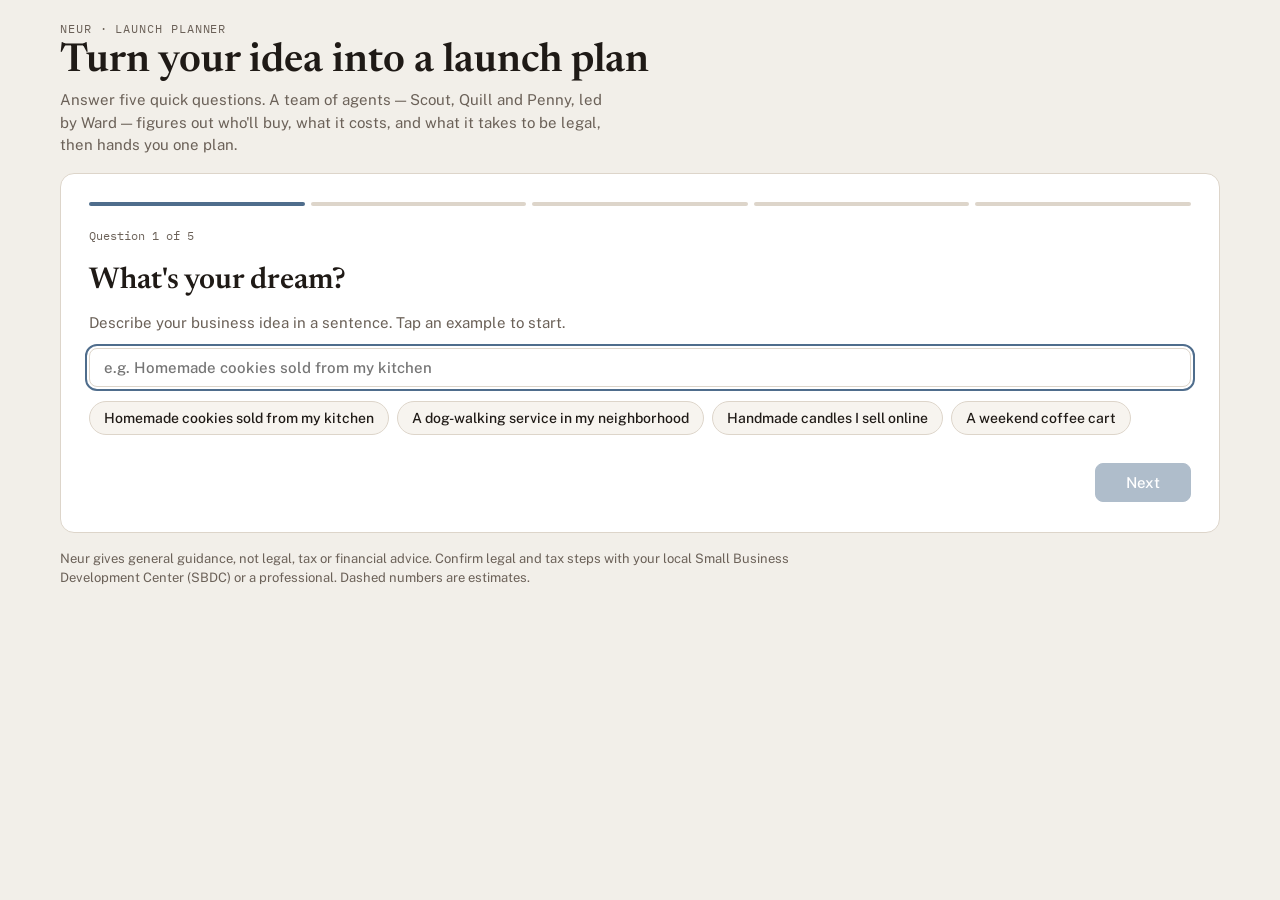
<file: app/index.html>
<!doctype html>
<html lang="en" data-theme="">
<head>
<meta charset="utf-8">
<meta name="viewport" content="width=device-width, initial-scale=1">
<title>Neur — turn your idea into a launch plan</title>
<link rel="preconnect" href="https://fonts.googleapis.com">
<link rel="preconnect" href="https://fonts.gstatic.com" crossorigin>
<link rel="stylesheet" href="https://fonts.googleapis.com/css2?family=Newsreader:opsz,wght@6..72,500;6..72,600&family=Public+Sans:wght@400;500;600&family=IBM+Plex+Mono:wght@400;500&display=swap">
<style>
/* Shares the Launch Desk look: an office floor with folders that fly between agents. */
:root {
  --bg: #F2EFE9; --panel: #FFFFFF; --ink: #1F1A16; --muted: #6B6158; --line: #DDD5CA;
  --soft: #F7F4EF; --accent: #4F6D8C; --manila: #E8C57E; --manila-ink: #3A2A1F; --note: #F5E27A;
  --bad: #B8322A; --warn: #A86A12; --ok: #2F8A4E;
  --f-display: "Newsreader", Georgia, "Times New Roman", serif;
  --f-body: "Public Sans", system-ui, -apple-system, "Segoe UI", sans-serif;
  --f-mono: "IBM Plex Mono", ui-monospace, Consolas, monospace;
}
@media (prefers-color-scheme: dark) {
  :root:not([data-theme="light"]) {
    --bg: #15120F; --panel: #1E1A16; --ink: #EDE6DD; --muted: #A89C90; --line: #352E28; --soft: #26211C;
    --accent: #8FB0D2; --bad: #F07A6C; --warn: #E3A64A; --ok: #6CCB8C; color-scheme: dark;
  }
}
* { box-sizing: border-box; }
html, body { margin: 0; background: var(--bg); color: var(--ink); }
body { font-family: var(--f-body); font-size: 15px; line-height: 1.5; padding: 20px 16px 36px; }
.page { max-width: 1160px; margin: 0 auto; display: grid; gap: 16px; }
.eyebrow { font-family: var(--f-mono); font-size: 11.5px; letter-spacing: .08em; text-transform: uppercase; color: var(--muted); margin: 0 0 4px; }
h1 { font-family: var(--f-display); font-weight: 600; font-size: clamp(28px, 3.6vw, 40px); line-height: 1.05; margin: 0; }
h2 { font-family: var(--f-display); font-weight: 600; margin: 0; }
.sub { margin: 6px 0 0; color: var(--muted); max-width: 62ch; }
button, select, input[type=text] {
  font: 500 15px var(--f-body); color: var(--ink); background: var(--panel);
  border: 1px solid var(--line); border-radius: 8px; padding: 10px 14px; cursor: pointer;
}
input[type=text] { cursor: text; width: 100%; }
button:hover, select:hover { border-color: var(--muted); }
button:focus-visible, select:focus-visible, input:focus-visible, .chip:focus-visible { outline: 2px solid var(--accent); outline-offset: 2px; }
button.primary { background: var(--accent); border-color: var(--accent); color: #fff; min-width: 96px; }
button.ghost { background: transparent; }
button:disabled { opacity: .45; cursor: default; }
.hidden { display: none !important; }

/* ---------- screen 1: intake ---------- */
.intake { background: var(--panel); border: 1px solid var(--line); border-radius: 14px; padding: 28px; display: grid; gap: 18px; min-height: 360px; }
.steps { display: flex; gap: 6px; }
.steps i { height: 4px; flex: 1; background: var(--line); border-radius: 2px; }
.steps i.on { background: var(--accent); }
.q { display: grid; gap: 14px; }
.q .num { font-family: var(--f-mono); font-size: 12px; color: var(--muted); }
.q .ask { font-family: var(--f-display); font-size: clamp(22px, 3vw, 30px); font-weight: 600; }
.q .hint { color: var(--muted); margin: -6px 0 0; }
.chips { display: flex; flex-wrap: wrap; gap: 8px; }
.chip { font: 500 14px var(--f-body); background: var(--soft); border: 1px solid var(--line); border-radius: 999px; padding: 8px 14px; cursor: pointer; }
.chip[aria-pressed=true] { background: var(--accent); border-color: var(--accent); color: #fff; }
.slider { display: grid; gap: 8px; }
.slider input { width: 100%; }
.slider .val { font-family: var(--f-mono); font-size: 22px; }
.nav { display: flex; justify-content: space-between; align-items: center; gap: 10px; margin-top: 6px; }

/* ---------- screen 2: team (Launch Desk layout) ---------- */
.stage { position: relative; background: var(--panel); border: 1px solid var(--line); border-radius: 14px; padding: 16px; display: grid; gap: 14px; }
.top { display: grid; grid-template-columns: minmax(0,1fr) minmax(0,1.15fr) minmax(0,1fr); gap: 14px; align-items: center; }
.crew { display: grid; grid-template-columns: repeat(3, minmax(0,1fr)); gap: 14px; }
.slot { min-width: 0; border-radius: 12px; transition: box-shadow .25s; }
.slot.flash { box-shadow: 0 0 0 3px color-mix(in srgb, var(--accent) 45%, transparent); }
.who { text-align: center; display: grid; gap: 2px; justify-items: center; }
.who canvas { width: 100%; max-width: 250px; aspect-ratio: 270 / 260; display: block; }
.name { font-family: var(--f-display); font-size: 19px; font-weight: 600; margin: 0; }
.role { font-size: 13px; color: var(--muted); margin: 0; }
.status { font-family: var(--f-mono); font-size: 12px; color: var(--muted); min-height: 1.5em; }
.status.busy { color: var(--accent); }
.status.good { color: var(--ok); }
.status.flag { color: var(--bad); }
.waits { display: flex; gap: 10px; justify-content: center; font-size: 12.5px; color: var(--muted); }
.waits span::before { content: "\25A1  "; }
.waits span.done { color: var(--ok); }
.waits span.done::before { content: "\2713  "; }

.founder { background: var(--soft); border: 1px solid var(--line); padding: 14px; display: grid; gap: 6px; border-radius: 12px; }
.card-title { font-family: var(--f-mono); font-size: 11.5px; letter-spacing: .08em; text-transform: uppercase; color: var(--muted); margin: 0; }
.founder h3 { font-family: var(--f-display); font-size: 19px; font-weight: 600; margin: 0; }
.founder dl { display: grid; grid-template-columns: auto minmax(0,1fr); gap: 2px 12px; margin: 0; font-size: 13.5px; }
.founder dt { color: var(--muted); } .founder dd { margin: 0; font-variant-numeric: tabular-nums; }

.desk { border-top: 1px dashed var(--line); padding-top: 14px; display: grid; grid-template-columns: minmax(0,1fr) minmax(0,1.25fr); gap: 16px; }
.desk h4 { font-family: var(--f-mono); font-size: 11.5px; font-weight: 500; letter-spacing: .08em; text-transform: uppercase; color: var(--muted); margin: 0 0 8px; }
.trays { display: grid; gap: 8px; }
.tray { display: grid; grid-template-columns: 92px minmax(0,1fr); gap: 8px; align-items: center; font-size: 13px; }
.tray > span:first-child { color: var(--muted); }
.tray .chipbox { display: flex; flex-wrap: wrap; gap: 4px; min-height: 26px; align-items: center; }
.tray .chipbox:empty::before { content: "waiting"; color: var(--muted); font-style: italic; font-size: 12.5px; }
.mchip { font-family: var(--f-mono); font-size: 12px; padding: 2px 7px; border-radius: 5px; background: var(--manila); color: var(--manila-ink); border: 1.5px solid var(--manila); }
.mchip.e { border-style: dashed; border-color: var(--manila-ink); }
.mchip.hot { outline: 2px solid var(--bad); outline-offset: 1px; }
.log { font-family: var(--f-mono); font-size: 12px; color: var(--muted); display: grid; gap: 3px; max-height: 150px; overflow: auto; }
.log b { color: var(--ink); font-weight: 600; }

/* flying folders */
.fly { position: absolute; inset: 0; pointer-events: none; overflow: hidden; border-radius: 14px; }
.folder { position: absolute; left: 0; top: 0; width: 150px; background: var(--manila); color: var(--manila-ink); border: 2px solid var(--manila-ink); border-radius: 4px 8px 8px 8px; padding: 6px 8px 7px; box-shadow: 0 6px 16px rgba(0,0,0,.18); will-change: transform, opacity; }
.folder::before { content: ""; position: absolute; left: -2px; top: -11px; width: 56px; height: 11px; background: var(--manila); border: 2px solid var(--manila-ink); border-bottom: 0; border-radius: 4px 4px 0 0; }
.folder .lbl { font: 600 11px var(--f-mono); letter-spacing: .04em; text-transform: uppercase; display: block; }
.folder .tab { font: 500 12.5px var(--f-body); display: block; line-height: 1.3; }
.folder.est .tab { border-top: 1.5px dashed var(--manila-ink); padding-top: 3px; margin-top: 3px; }
.folder.note { background: var(--note); width: 132px; border-radius: 2px; }
.folder.note::before { display: none; }
.folder.final { background: #FBF6EC; border-color: #2F8A4E; }
.folder.final::before { background: #FBF6EC; border-color: #2F8A4E; }

.caption { background: var(--panel); border: 1px solid var(--line); border-radius: 14px; padding: 14px 18px; min-height: 92px; }
.cap-who { font-family: var(--f-mono); font-size: 12px; color: var(--muted); }
.cap-title { font-family: var(--f-display); font-size: 20px; font-weight: 600; margin: 3px 0 2px; }
.cap-body { margin: 0; max-width: 80ch; }

/* ---------- screen 3: roadmap ---------- */
.plan { display: grid; gap: 16px; }
.verdict-banner { border-radius: 14px; padding: 18px 20px; border: 1px solid var(--line); background: var(--panel); display: flex; align-items: center; gap: 14px; flex-wrap: wrap; }
.verdict-banner .dot { width: 14px; height: 14px; border-radius: 50%; background: var(--ok); flex: 0 0 auto; }
.verdict-banner.go .dot { background: var(--ok); } .verdict-banner.changes .dot { background: var(--warn); } .verdict-banner.test .dot { background: var(--bad); }
.verdict-banner .v-title { font-family: var(--f-display); font-size: 22px; font-weight: 600; }
.verdict-banner .v-sub { color: var(--muted); }
.bignums { display: grid; grid-template-columns: repeat(3, 1fr); gap: 14px; }
.bignum { background: var(--panel); border: 1px solid var(--line); border-radius: 14px; padding: 16px; display: grid; gap: 4px; }
.bignum .k { font-family: var(--f-mono); font-size: 11.5px; letter-spacing: .06em; text-transform: uppercase; color: var(--muted); }
.bignum .n { font-family: var(--f-display); font-size: clamp(26px, 4vw, 38px); font-weight: 600; font-variant-numeric: tabular-nums; }
.bignum .d { font-size: 13px; color: var(--muted); }
.cards { display: grid; grid-template-columns: repeat(auto-fit, minmax(280px, 1fr)); gap: 14px; }
.card { background: var(--panel); border: 1px solid var(--line); border-radius: 14px; padding: 16px; display: grid; gap: 8px; }
.card h3 { font-family: var(--f-display); font-size: 18px; font-weight: 600; margin: 0; }
.card ul, .card ol { margin: 0; padding-left: 18px; display: grid; gap: 6px; }
.card li { font-size: 14px; }
.agentcards { display: grid; grid-template-columns: repeat(3, minmax(0, 1fr)); gap: 14px; }
.agentcard { background: var(--panel); border: 1px solid var(--line); border-radius: 14px; padding: 14px; display: grid; gap: 8px; }
.agentcard .head { display: flex; align-items: center; gap: 10px; }
.agentcard canvas { width: 64px; height: 62px; aspect-ratio: 270 / 260; flex: 0 0 auto; }
.agentcard .who-name { font-family: var(--f-display); font-size: 18px; font-weight: 600; margin: 0; line-height: 1.1; }
.agentcard .who-role { font-size: 12.5px; color: var(--muted); margin: 0; }
.agentcard .deliv { font-family: var(--f-mono); font-size: 11px; letter-spacing: .05em; text-transform: uppercase; color: var(--muted); }
.agentcard .sum { font-size: 13.5px; margin: 0; }
.agentcard ul { margin: 0; padding-left: 16px; display: grid; gap: 4px; }
.agentcard li { font-size: 13px; }
.agentcard .nums { display: flex; flex-wrap: wrap; gap: 6px; margin-top: 2px; }
.agentcard .numchip { font-family: var(--f-mono); font-size: 12px; background: var(--soft); border: 1px solid var(--line); border-radius: 6px; padding: 2px 7px; }
.agentcard .numchip b { font-weight: 600; }
.agentcard .numchip.est { border-style: dashed; border-color: var(--warn); }
.section-head { font-family: var(--f-display); font-size: 20px; font-weight: 600; margin: 4px 0 -4px; }
.section-sub { color: var(--muted); margin: 0 0 2px; font-size: 13.5px; }
.pricebox { background: var(--panel); border: 1px solid var(--line); border-radius: 14px; padding: 16px; display: grid; gap: 10px; }
.pricebox .row { display: flex; align-items: baseline; justify-content: space-between; gap: 10px; flex-wrap: wrap; }
.pricebox .price { font-family: var(--f-display); font-size: 28px; font-weight: 600; }
.pricebox .be { font-family: var(--f-mono); font-size: 15px; }
.pricebox input { width: 100%; }
.watch { border-left: 3px solid var(--warn); }
.watch .fix { color: var(--muted); font-size: 13px; }
.sev { font-family: var(--f-mono); font-size: 10.5px; text-transform: uppercase; padding: 1px 6px; border-radius: 4px; border: 1px solid currentColor; }
.sev.high { color: var(--bad); } .sev.medium { color: var(--warn); } .sev.low { color: var(--muted); }
.est { font-family: var(--f-mono); font-size: 11px; color: var(--warn); border: 1px dashed currentColor; border-radius: 4px; padding: 0 4px; white-space: nowrap; }
.sample-tag { font-family: var(--f-mono); font-size: 11px; color: var(--muted); background: var(--soft); border: 1px dashed var(--line); border-radius: 6px; padding: 3px 8px; }
.foot { font-size: 13px; color: var(--muted); margin: 0; max-width: 92ch; }
.toprow { display: flex; justify-content: space-between; align-items: end; gap: 14px; flex-wrap: wrap; }
.err { background: color-mix(in srgb, var(--bad) 12%, var(--panel)); border: 1px solid var(--bad); color: var(--bad); border-radius: 12px; padding: 14px; }

@media (max-width: 860px) {
  .top { grid-template-columns: minmax(0,1fr) minmax(0,1fr); grid-template-areas: "ward ward" "founder roadmapmini"; }
  #n-ward { grid-area: ward; } #n-founder { grid-area: founder; }
  .desk { grid-template-columns: minmax(0,1fr); }
  .bignums { grid-template-columns: 1fr; }
  .agentcards { grid-template-columns: 1fr; }
}
@media (prefers-reduced-motion: reduce) { .folder { transition: none !important; } }
</style>
</head>
<body>
<div class="page">
  <header class="toprow">
    <div>
      <p class="eyebrow">Neur · launch planner</p>
      <h1>Turn your idea into a launch plan</h1>
      <p class="sub">Answer five quick questions. A team of agents — Scout, Quill and Penny, led by Ward — figures out who'll buy, what it costs, and what it takes to be legal, then hands you one plan.</p>
    </div>
    <div id="mode-tag"></div>
  </header>

  <!-- ===== Screen 1: intake ===== -->
  <section class="intake" id="screen-intake" aria-label="Tell us about your dream">
    <div class="steps" id="steps" aria-hidden="true"></div>
    <div id="question"><!-- question injected here --></div>
    <div class="nav">
      <button class="ghost" id="back" type="button">Back</button>
      <button class="primary" id="next" type="button">Next</button>
    </div>
  </section>

  <!-- ===== Screen 2: team at work ===== -->
  <section class="hidden" id="screen-team" aria-label="Your team is on it">
    <div class="stage" id="stage">
      <div class="top">
        <div class="slot founder" id="n-founder">
          <p class="card-title">Founder profile</p>
          <h3 id="f-idea">Your idea</h3>
          <dl id="f-dl"></dl>
        </div>
        <div class="slot who" id="n-ward">
          <canvas id="c-ward" role="img" aria-label="Ward, the manager agent"></canvas>
          <p class="name">Ward</p><p class="role">Manager</p>
          <div class="status" id="st-ward">waiting for a founder</div>
        </div>
        <div class="slot founder" id="n-roadmapmini">
          <p class="card-title">Launch roadmap</p>
          <p class="sub" style="margin:0" id="mini-note">Building as the team reports in…</p>
        </div>
      </div>
      <div class="crew">
        <div class="slot who" id="n-market">
          <canvas id="c-market" role="img" aria-label="Scout, Customer and Market"></canvas>
          <p class="name">Scout</p><p class="role">Customer &amp; Market</p>
          <div class="status" id="st-market">idle</div>
        </div>
        <div class="slot who" id="n-legal">
          <canvas id="c-quill" role="img" aria-label="Quill, Legal and Compliance"></canvas>
          <p class="name">Quill</p><p class="role">Legal &amp; Compliance</p>
          <div class="status" id="st-legal">idle</div>
        </div>
        <div class="slot who" id="n-finance">
          <canvas id="c-finance" role="img" aria-label="Penny, Finance"></canvas>
          <p class="name">Penny</p><p class="role">Finance</p>
          <div class="status" id="st-finance">idle</div>
          <div class="waits"><span id="w-market">Market</span><span id="w-legal">Legal</span></div>
        </div>
      </div>
      <div class="desk">
        <div>
          <h4>Ward's desk: handoffs in</h4>
          <div class="trays">
            <div class="tray"><span>Market</span><div class="chipbox" id="t-market"></div></div>
            <div class="tray"><span>Legal</span><div class="chipbox" id="t-legal"></div></div>
            <div class="tray"><span>Finance</span><div class="chipbox" id="t-finance"></div></div>
          </div>
        </div>
        <div>
          <h4>What the agents are telling each other</h4>
          <div class="log" id="log"></div>
        </div>
      </div>
      <div class="fly" id="fly" aria-hidden="true"></div>
    </div>
    <div class="caption" aria-live="polite">
      <div class="cap-who" id="cap-who">Starting</div>
      <p class="cap-title" id="cap-title">Sending your idea to the team</p>
      <p class="cap-body" id="cap-body">Ward hands the profile to Scout and Quill.</p>
    </div>
  </section>

  <!-- ===== Screen 3: roadmap ===== -->
  <section class="hidden plan" id="screen-plan" aria-label="Your launch plan">
    <!-- filled in by JS -->
  </section>

  <p class="foot">Neur gives general guidance, not legal, tax or financial advice. Confirm legal and tax steps with your local Small Business Development Center (SBDC) or a professional. Dashed numbers are estimates.</p>
</div>

<script src="characters/ward.js"></script>
<script src="characters/quill.js"></script>
<script src="characters/market.js"></script>
<script src="characters/finance.js"></script>
<script src="scenarios.js"></script>
<script src="pipeline.js"></script>
<script src="app.js"></script>
</body>
</html>
</file>
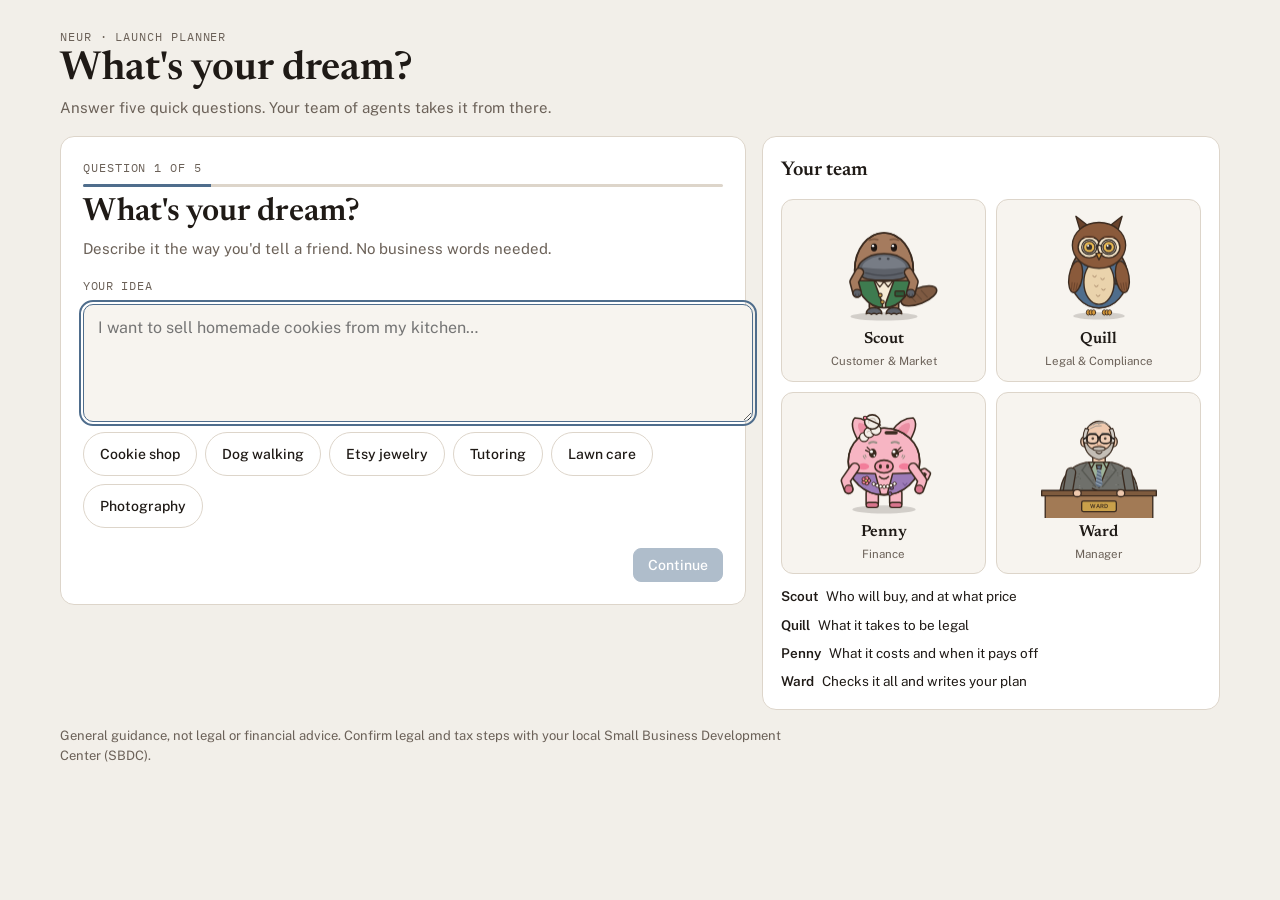
<file: app/dream.html>
<!doctype html>
<html lang="en">
<head>
<meta charset="utf-8">
<meta name="viewport" content="width=device-width, initial-scale=1">
<title>Neur — what's your dream?</title>
<link rel="preconnect" href="https://fonts.googleapis.com">
<link rel="preconnect" href="https://fonts.gstatic.com" crossorigin>
<link rel="stylesheet" href="https://fonts.googleapis.com/css2?family=Newsreader:opsz,wght@6..72,500;6..72,600&family=Public+Sans:wght@400;500;600&family=IBM+Plex+Mono:wght@400;500&display=swap">
<link rel="stylesheet" href="styles.css">
</head>
<body>
<div class="page">
  <header class="topbar">
    <div>
      <p class="eyebrow" id="eyebrow">Neur · launch planner</p>
      <h1>What's your dream?</h1>
      <p class="sub">Answer five quick questions. Your team of agents takes it from there.</p>
    </div>
  </header>

  <div class="intake-grid">
    <!-- the one question card -->
    <section class="qcard" aria-live="polite">
      <div class="qtop">
        <span class="qcount" id="qcount">Question 1 of 5</span>
        <div class="progress" style="width:100%"><i id="bar"></i></div>
        <h2 class="ask" id="ask">Your idea</h2>
        <p class="helper" id="helper"></p>
      </div>
      <div id="qbody"><!-- question body injected here --></div>
      <div class="qnav">
        <button class="ghost" id="back" type="button">Back</button>
        <button class="primary" id="next" type="button">Continue</button>
      </div>
    </section>

    <!-- "What you'll get" -->
    <aside class="getpanel" aria-label="What you'll get">
      <h2>Your team</h2>
      <div class="crew-mini">
        <div class="mini"><canvas id="g-market" role="img" aria-label="Scout"></canvas><p class="mname">Scout</p><p class="mrole">Customer &amp; Market</p></div>
        <div class="mini"><canvas id="g-quill" role="img" aria-label="Quill"></canvas><p class="mname">Quill</p><p class="mrole">Legal &amp; Compliance</p></div>
        <div class="mini"><canvas id="g-finance" role="img" aria-label="Penny"></canvas><p class="mname">Penny</p><p class="mrole">Finance</p></div>
        <div class="mini"><canvas id="g-ward" role="img" aria-label="Ward"></canvas><p class="mname">Ward</p><p class="mrole">Manager</p></div>
      </div>
      <ul class="getlist">
        <li><b>Scout</b><span>Who will buy, and at what price</span></li>
        <li><b>Quill</b><span>What it takes to be legal</span></li>
        <li><b>Penny</b><span>What it costs and when it pays off</span></li>
        <li><b>Ward</b><span>Checks it all and writes your plan</span></li>
      </ul>
    </aside>
  </div>

  <p class="foot">General guidance, not legal or financial advice. Confirm legal and tax steps with your local Small Business Development Center (SBDC).</p>
</div>

<script src="characters/ward.js"></script>
<script src="characters/quill.js"></script>
<script src="characters/market.js"></script>
<script src="characters/finance.js"></script>
<script src="dream.js"></script>
</body>
</html>
</file>
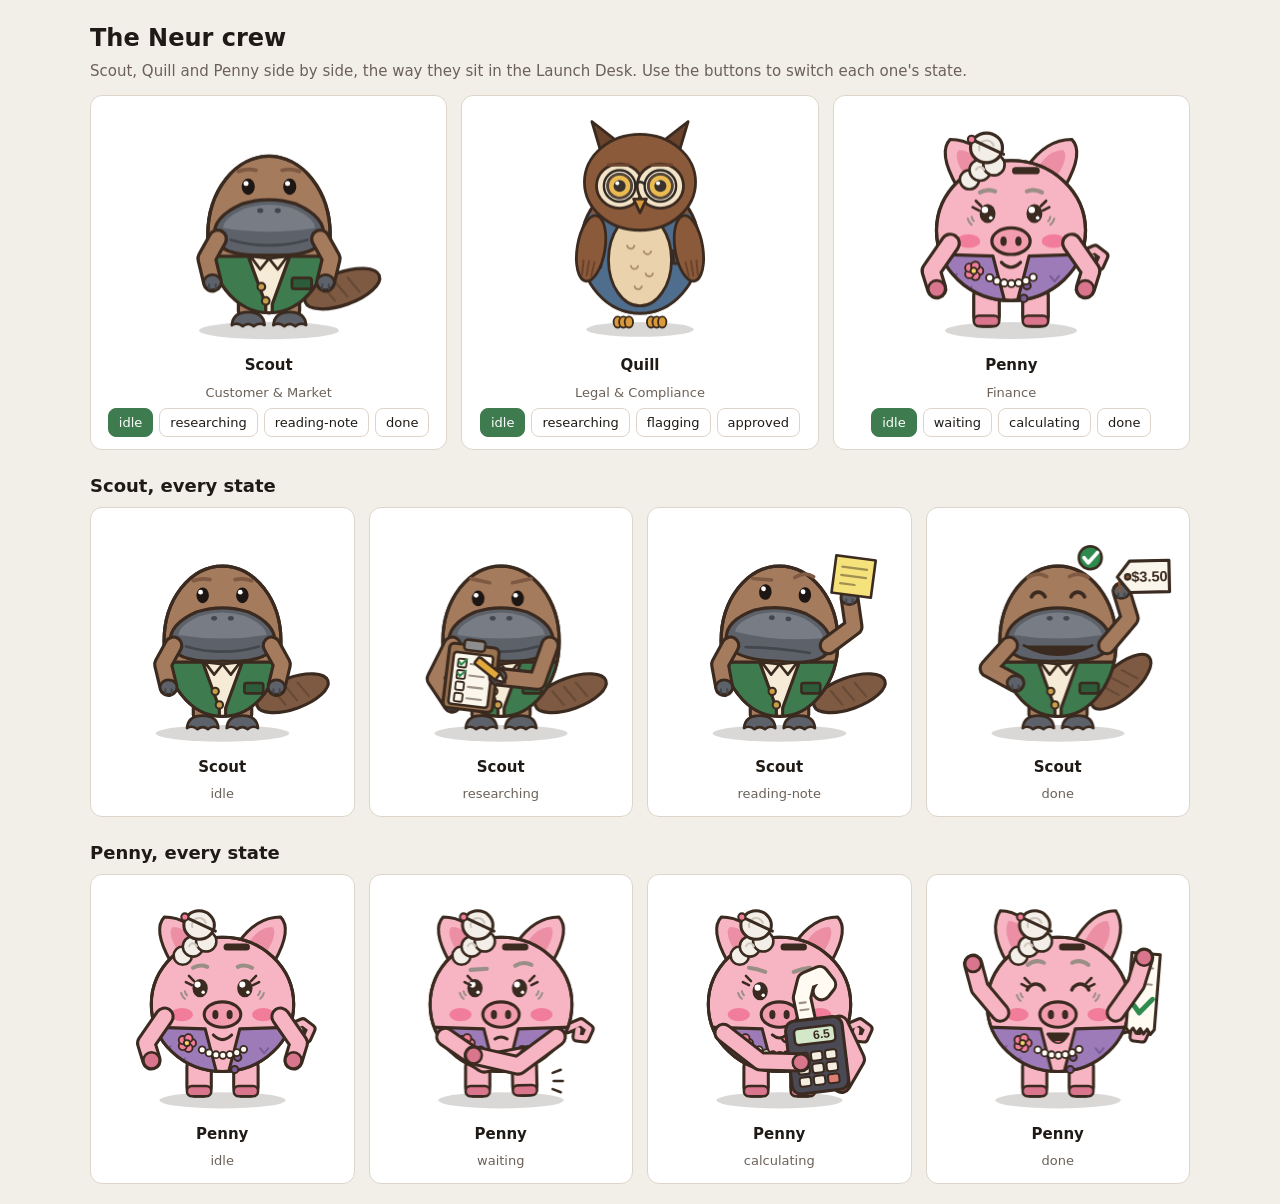
<file: app/characters/crew-preview.html>
<!doctype html>
<html lang="en"><head><meta charset="utf-8"><meta name="viewport" content="width=device-width,initial-scale=1">
<title>Neur Crew Preview</title>
<style>
:root{--bg:#F2EFE9;--panel:#fff;--ink:#1F1A16;--muted:#6B6158;--line:#DDD5CA}
@media (prefers-color-scheme:dark){:root{--bg:#15120F;--panel:#1E1A16;--ink:#EDE6DD;--muted:#A89C90;--line:#352E28}}
body{margin:0;background:var(--bg);color:var(--ink);font:15px/1.5 system-ui,sans-serif;padding:20px 16px}
.wrap{max-width:1100px;margin:0 auto}h1{font-size:24px;margin:0 0 4px}h2{font-size:18px;margin:22px 0 8px}p{margin:0 0 12px;color:var(--muted)}
.grid{display:grid;grid-template-columns:repeat(auto-fit,minmax(220px,1fr));gap:14px}
.card{background:var(--panel);border:1px solid var(--line);border-radius:12px;padding:12px;text-align:center;display:grid;gap:6px;justify-items:center}
canvas{width:100%;max-width:250px;aspect-ratio:270/260;display:block}
.name{font-weight:600}.role{font-size:13px;color:var(--muted)}
.btns{display:flex;flex-wrap:wrap;gap:6px;justify-content:center}
button{font:500 13px system-ui;padding:6px 10px;border-radius:8px;border:1px solid var(--line);background:var(--panel);color:var(--ink);cursor:pointer}
button[aria-pressed=true]{background:#3E7B4F;border-color:#3E7B4F;color:#fff}
</style></head><body><div class="wrap">
<h1>The Neur crew</h1>
<p>Scout, Quill and Penny side by side, the way they sit in the Launch Desk. Use the buttons to switch each one's state.</p>
<div class="grid" id="crew"></div>
<h2>Scout, every state</h2><div class="grid" id="scout"></div>
<h2>Penny, every state</h2><div class="grid" id="penny"></div>
</div>
<script>/* quill.js: Quill, Nuer's Legal & Compliance agent, drawn on a <canvas>.
   No dependencies. Plain JavaScript.

   Usage:
     const quill = createQuill(document.getElementById("quill"));
     quill.setState("researching");   // idle | researching | flagging | approved
     quill.getState();
     quill.destroy();                 // stops the animation loop

   Event mapping (from the Legal handoff, B.4):
     legal.received -> "researching"
     legal.search   -> stay "researching"
     legal.blocker  -> "flagging"
     legal.done     -> "approved" (or stay "flagging" if a blocker was raised)
*/
(function (root) {
  "use strict";

  // Character palette. Fixed on purpose: Quill looks the same on light and dark pages.
  var C = {
    line: "#3A2A1F",
    feather: "#8A5A3B",
    featherDark: "#6A432C",
    face: "#F3E3C7",
    belly: "#EAD3AC",
    vest: "#4F6D8C",
    vestDark: "#3C5671",
    brass: "#C9A04A",
    beak: "#D89A3A",
    iris: "#E8B23A",
    pupil: "#1E1612",
    glass: "#2F2A26",
    seal: "#B8322A",
    check: "#2F8A4E",
    pole: "#5B4636",
    paper: "#FBF6EC",
    shadow: "rgba(20, 14, 10, 0.16)"
  };
  var W = 270, H = 260;            // design units; scaled to fit any canvas (owl drawn in a 220-wide box, offset 25)
  var STATES = ["idle", "researching", "flagging", "approved"];
  // Universal Neur states (integration handoff, Part 5) map onto Quill's own poses.
  var ALIAS = { waiting: "idle", working: "researching", done: "approved" };
  function canon(name) { return ALIAS[name] || name; }

  function createQuill(canvas, opts) {
    opts = opts || {};
    var ctx = canvas.getContext("2d");
    var state = STATES.indexOf(canon(opts.state)) >= 0 ? canon(opts.state) : "idle";
    var stateStart = performance.now();
    var raf = 0;
    var reduce = !!(root.matchMedia && root.matchMedia("(prefers-reduced-motion: reduce)").matches);

    function resize() {
      var dpr = root.devicePixelRatio || 1;
      var r = canvas.getBoundingClientRect();
      var w = Math.max(1, Math.round(r.width * dpr));
      var h = Math.max(1, Math.round(r.height * dpr));
      if (canvas.width !== w || canvas.height !== h) { canvas.width = w; canvas.height = h; }
    }

    // ---------- drawing helpers ----------
    function ell(x, y, rx, ry, fill, rot, noStroke) {
      ctx.beginPath();
      ctx.ellipse(x, y, rx, ry, rot || 0, 0, Math.PI * 2);
      if (fill) { ctx.fillStyle = fill; ctx.fill(); }
      if (!noStroke) ctx.stroke();
    }
    function poly(pts, fill) {
      ctx.beginPath();
      ctx.moveTo(pts[0][0], pts[0][1]);
      for (var i = 1; i < pts.length; i++) ctx.lineTo(pts[i][0], pts[i][1]);
      ctx.closePath();
      if (fill) { ctx.fillStyle = fill; ctx.fill(); }
      ctx.stroke();
    }
    function line(x1, y1, x2, y2, color, width) {
      ctx.save();
      ctx.strokeStyle = color || C.line;
      ctx.lineWidth = width || 3;
      ctx.beginPath(); ctx.moveTo(x1, y1); ctx.lineTo(x2, y2); ctx.stroke();
      ctx.restore();
    }
    // Wing from a shoulder pivot. a = how far it swings outward (0 = hanging down).
    // side = +1 for Quill's left (viewer's right), -1 for the other wing.
    function wingTip(px, py, a, side, len) {
      return [px + side * Math.sin(a) * len, py + Math.cos(a) * len];
    }
    function wing(px, py, a, side) {
      ctx.save();
      ctx.translate(px, py);
      ctx.rotate(-side * a);
      ell(0, 30, 15, 36, C.feather);
      // three feather lines
      ctx.save();
      ctx.strokeStyle = C.featherDark; ctx.lineWidth = 2;
      for (var i = -1; i <= 1; i++) {
        ctx.beginPath(); ctx.moveTo(i * 6, 44); ctx.lineTo(i * 5, 60); ctx.stroke();
      }
      ctx.restore();
      ctx.restore();
    }

    // ---------- props ----------
    function magnifier(tx, ty, sweep) {
      var lx = tx - 6, ly = ty - 18;
      line(tx, ty + 4, lx, ly + 12, C.pole, 5);
      ctx.save();
      ctx.lineWidth = 4; ctx.strokeStyle = C.glass;
      ctx.beginPath(); ctx.arc(lx, ly, 14, 0, Math.PI * 2);
      ctx.fillStyle = "rgba(190, 220, 240, 0.45)"; ctx.fill(); ctx.stroke();
      // glint
      ctx.strokeStyle = "rgba(255,255,255,0.9)"; ctx.lineWidth = 2.5;
      ctx.beginPath(); ctx.arc(lx, ly, 8, Math.PI * 1.1 + sweep * 0.3, Math.PI * 1.45 + sweep * 0.3); ctx.stroke();
      ctx.restore();
    }
    function flag(tx, ty, time) {
      var topY = ty - 74;
      line(tx, ty + 6, tx, topY, C.pole, 4);
      ctx.save();
      ctx.lineWidth = 2.5; ctx.strokeStyle = C.line; ctx.fillStyle = C.seal;
      ctx.beginPath();
      var fw = 46, fh = 28, n = 10;
      ctx.moveTo(tx, topY);
      for (var i = 0; i <= n; i++) {
        var x = tx - (fw * i) / n;
        ctx.lineTo(x, topY + Math.sin(time * 6 + i * 0.7) * 3 * (i / n));
      }
      for (var j = n; j >= 0; j--) {
        var x2 = tx - (fw * j) / n;
        ctx.lineTo(x2, topY + fh + Math.sin(time * 6 + j * 0.7) * 3 * (j / n));
      }
      ctx.closePath(); ctx.fill(); ctx.stroke();
      // "!" mark
      ctx.fillStyle = C.paper;
      ctx.fillRect(tx - 25, topY + 6, 5, 11);
      ctx.beginPath(); ctx.arc(tx - 22.5, topY + 22, 2.8, 0, Math.PI * 2); ctx.fill();
      ctx.restore();
      line(tx, topY - 2, tx, topY - 2, C.brass, 6);
    }
    function paperSheet(showMarks, sealPop) {
      ctx.save();
      ctx.translate(178, 222);
      ctx.rotate(-0.06);
      ctx.lineWidth = 2.5; ctx.strokeStyle = C.line;
      ctx.fillStyle = C.paper;
      ctx.beginPath(); ctx.rect(-26, -18, 52, 34); ctx.fill(); ctx.stroke();
      ctx.strokeStyle = "rgba(58,42,31,0.35)"; ctx.lineWidth = 1.5;
      for (var i = 0; i < 3; i++) { ctx.beginPath(); ctx.moveTo(-20, -10 + i * 7); ctx.lineTo(4, -10 + i * 7); ctx.stroke(); }
      if (showMarks) {
        // green check
        ctx.strokeStyle = C.check; ctx.lineWidth = 3.5; ctx.lineCap = "round"; ctx.lineJoin = "round";
        ctx.beginPath(); ctx.moveTo(-19, 8); ctx.lineTo(-13, 13); ctx.lineTo(-3, 1); ctx.stroke();
        // red wax seal
        var r = 9 * sealPop;
        ctx.fillStyle = C.seal; ctx.strokeStyle = C.line; ctx.lineWidth = 2;
        ctx.beginPath();
        for (var k = 0; k < 14; k++) {
          var ang = (k / 14) * Math.PI * 2, rr = r * (k % 2 ? 0.86 : 1);
          ctx.lineTo(13 + Math.cos(ang) * rr, 5 + Math.sin(ang) * rr);
        }
        ctx.closePath(); ctx.fill(); ctx.stroke();
        ctx.fillStyle = "rgba(255,255,255,0.35)";
        ctx.beginPath(); ctx.arc(13, 5, r * 0.45, 0, Math.PI * 2); ctx.fill();
      }
      ctx.restore();
    }
    function stamp(tx, ty) {
      line(tx, ty - 2, tx, ty + 20, C.pole, 5);
      ctx.save();
      ctx.lineWidth = 2.5; ctx.strokeStyle = C.line;
      ell(tx, ty - 4, 6, 6, C.seal);
      ctx.fillStyle = C.brass;
      ctx.beginPath(); ctx.rect(tx - 11, ty + 20, 22, 8); ctx.fill(); ctx.stroke();
      ctx.restore();
    }

    // ---------- the owl ----------
    function draw(now) {
      resize();
      var cw = canvas.width, ch = canvas.height;
      ctx.setTransform(1, 0, 0, 1, 0, 0);
      ctx.clearRect(0, 0, cw, ch);
      var s = Math.min(cw / W, ch / H);
      ctx.setTransform(s, 0, 0, s, (cw - W * s) / 2 + 25 * s, (ch - H * s) / 2);
      ctx.lineJoin = "round"; ctx.lineCap = "round";
      ctx.strokeStyle = C.line; ctx.lineWidth = 3;

      var time = reduce ? 0 : now / 1000;
      var st = reduce ? 10 : (now - stateStart) / 1000;
      var bob = reduce ? 0 : Math.sin(time * 2) * 2.5;

      // ground shadow and feet (don't bob)
      ell(110, 240, 58, 8, C.shadow, 0, true);
      ctx.save(); ctx.lineWidth = 2;
      [[92, 232], [128, 232]].forEach(function (f) {
        for (var i = -1; i <= 1; i++) ell(f[0] + i * 6, f[1], 4.5, 6, C.beak);
      });
      ctx.restore();

      if (state === "approved") paperSheet(st > 0.75, Math.min(1, Math.max(0, (st - 0.75) * 5)));

      ctx.save();
      ctx.translate(0, bob);

      // ear tufts (behind head)
      var lift = state === "flagging" ? 9 + Math.sin(time * 9) * 1.5 : state === "researching" ? 3 : 0;
      poly([[68, 50], [58, 16 - lift], [86, 38]], C.featherDark);
      poly([[152, 50], [162, 16 - lift], [134, 38]], C.featherDark);

      // body + vest + belly
      ell(110, 152, 64, 72, C.feather);
      ctx.save();
      ctx.beginPath(); ctx.ellipse(110, 152, 64, 72, 0, 0, Math.PI * 2); ctx.clip();
      ctx.fillStyle = C.vest; ctx.fillRect(40, 116, 140, 120);
      ctx.restore();
      ell(110, 166, 34, 50, C.belly);
      // belly feather marks
      ctx.save(); ctx.strokeStyle = "rgba(106,67,44,0.5)"; ctx.lineWidth = 2;
      [[100, 150], [118, 156], [104, 172], [120, 180], [108, 194]].forEach(function (p) {
        ctx.beginPath(); ctx.arc(p[0], p[1], 4, 0.2, Math.PI - 0.2); ctx.stroke();
      });
      ctx.restore();
      ell(110, 152, 64, 72, null);           // re-stroke body outline over vest
      ell(62, 150, 4, 4, C.brass);           // buttons
      ell(64, 172, 4, 4, C.brass);
      // vest pocket with a quill pen
      line(154, 162, 164, 128, C.pole, 2.5);
      ell(164, 134, 4, 11, C.paper, 0.3);
      ctx.save(); ctx.fillStyle = C.vestDark;
      ctx.beginPath(); ctx.rect(146, 156, 20, 14); ctx.fill(); ctx.stroke(); ctx.restore();

      // wings and props
      var pivL = [62, 124], pivR = [158, 124];   // viewer's left / right shoulders
      var aL = 0.2, aR = 0.2;
      if (state === "idle") { aL = 0.18 + Math.sin(time * 2) * 0.03; aR = aL; }
      if (state === "researching") aR = 2.15 + Math.sin(st * 2.2) * 0.28;
      if (state === "flagging") aL = 2.45 + Math.sin(time * 6) * 0.05;
      if (state === "approved") {
        var p = (st % 1.6) / 1.6;                       // stamp cycle
        var press = p < 0.45 ? p / 0.45 : p < 0.6 ? 1 : 1 - (p - 0.6) / 0.4;
        aR = 1.25 - press * 0.75;
      }
      wing(pivL[0], pivL[1], aL, -1);
      wing(pivR[0], pivR[1], aR, 1);

      // head (drawn after wings so raised wings tuck behind it)
      ell(110, 82, 60, 52, C.feather);
      ell(88, 86, 25, 24, C.face);
      ell(132, 86, 25, 24, C.face);

      // eyes
      var lookX = 0, lookY = 0, lid = 0;
      if (state === "researching") { lookX = Math.sin(st * 2.2) * 4.5; lookY = -1; }
      if (state === "flagging") { lookY = -3; lookX = -2; }
      if (state === "approved") lid = 0.38;
      if (state === "idle" && !reduce) {
        var b = time % 3.6;
        if (b < 0.16) lid = 1 - Math.abs(b - 0.08) / 0.08;
      }
      [88, 132].forEach(function (ex) {
        var ey = 86;
        ell(ex, ey, 13, 13, C.iris);
        ctx.save();
        ctx.beginPath(); ctx.arc(ex, ey, 13, 0, Math.PI * 2); ctx.clip();
        ell(ex + lookX, ey + lookY, 6.5, 6.5, C.pupil, 0, true);
        ell(ex + lookX - 2.5, ey + lookY - 3, 2.2, 2.2, "#FFFFFF", 0, true);
        if (lid > 0) { ctx.fillStyle = C.feather; ctx.fillRect(ex - 14, ey - 14, 28, 28 * lid); }
        ctx.restore();
        ctx.save(); ctx.lineWidth = 2;
        ctx.beginPath(); ctx.arc(ex, ey, 13, 0, Math.PI * 2); ctx.stroke(); ctx.restore();
      });

      // glasses
      ctx.save();
      ctx.strokeStyle = C.glass; ctx.lineWidth = 2.6;
      ctx.fillStyle = "rgba(255,255,255,0.12)";
      [88, 132].forEach(function (ex) { ctx.beginPath(); ctx.arc(ex, 86, 17, 0, Math.PI * 2); ctx.fill(); ctx.stroke(); });
      ctx.beginPath(); ctx.moveTo(105, 84); ctx.quadraticCurveTo(110, 79, 115, 84); ctx.stroke();
      ctx.restore();

      // brows
      var bw = 3.5, bc = C.featherDark;
      if (state === "flagging") {               // worried: inner ends up
        line(74, 66, 98, 58, bc, bw); line(122, 58, 146, 66, bc, bw);
      } else if (state === "researching") {     // one brow raised, focused
        line(74, 58, 98, 60, bc, bw); line(122, 64, 146, 64, bc, bw);
      } else if (state === "approved") {        // relaxed arcs
        ctx.save(); ctx.strokeStyle = bc; ctx.lineWidth = bw;
        ctx.beginPath(); ctx.arc(86, 70, 13, Math.PI * 1.15, Math.PI * 1.85); ctx.stroke();
        ctx.beginPath(); ctx.arc(134, 70, 13, Math.PI * 1.15, Math.PI * 1.85); ctx.stroke();
        ctx.restore();
      } else {
        line(76, 63, 98, 63, bc, bw); line(122, 63, 144, 63, bc, bw);
      }

      // beak
      poly([[103, 100], [117, 100], [110, 115]], C.beak);

      // props in the raised wing
      if (state === "researching") {
        var tR = wingTip(pivR[0], pivR[1], aR, 1, 56);
        magnifier(tR[0], tR[1], Math.sin(st * 2.2));
      }
      if (state === "flagging") {
        var tL = wingTip(pivL[0], pivL[1], aL, -1, 56);
        flag(tL[0], tL[1], time);
      }
      if (state === "approved") {
        var tS = wingTip(pivR[0], pivR[1], aR, 1, 58);
        ctx.restore();                     // stamp lives in ground space so it lands on the paper
        stamp(tS[0], tS[1] + bob);
        ctx.save();
      }
      ctx.restore();

      if (!reduce) raf = root.requestAnimationFrame(draw);
    }

    function start() {
      root.cancelAnimationFrame(raf);
      raf = root.requestAnimationFrame(draw);
    }

    var api = {
      setState: function (next) {
        var asked = next; next = canon(next);
        if (STATES.indexOf(next) < 0) throw new Error("Unknown Quill state: " + asked + ". Use one of: " + STATES.concat(Object.keys(ALIAS)).join(", "));
        if (next !== state) { state = next; stateStart = performance.now(); }
        start();
      },
      getState: function () { return state; },
      destroy: function () { root.cancelAnimationFrame(raf); }
    };
    if (reduce && root.addEventListener) root.addEventListener("resize", start);
    start();
    return api;
  }

  root.createQuill = createQuill;
  if (typeof module !== "undefined" && module.exports) module.exports = { createQuill: createQuill };
})(typeof window !== "undefined" ? window : this);
</script>
<script>/*
 * market.js: Scout, the Customer & Market agent for the Neur Launch Desk demo.
 * A friendly platypus: taupe fur, a wide slate-gray bill, webbed feet, a flat paddle tail,
 * a forest-green vest over a cream shirt. Props: clipboard and pencil, a yellow sticky note, a price tag.
 *
 * Usage:
 *   const scout = createMarket(canvas, opts);   // opts: { state: "idle" }
 *   scout.setState("researching");              // idle | researching | reading-note | done
 *   scout.getState();
 *   scout.destroy();                            // stops the animation loop
 *
 * States and the demo event that triggers each:
 *   idle          reset(), before work arrives: relaxed, blinking, tail swaying
 *   researching   profile received from Ward: clipboard up, pencil ticking boxes, eyes on the list
 *   reading-note  Quill's note lands ("Direct sales only. No coffee shops."): holds the note up, head tilted, brows raised
 *   done          handoff sent to Ward: holds up a "$3.50" price tag with a green check, hand on hip, happy hop
 *
 * Style matches quill.js / ward.js: 270 x 260 design box, outline #3A2A1F at lineWidth 3,
 * round joins and caps, flat fills only, soft ground shadow at the feet.
 * Motion: breathing bob and blinks (~3.6 s); tail sway; pencil ticks and checks filling in while researching;
 * a gentle head tilt while reading the note; a hop, tag swing and tail wag when done.
 * With prefers-reduced-motion, each state draws once as a still pose and no loop runs.
 * Deferred hooks (not built): "flagging" state, speech bubbles, reacting to passing folders, click-to-inspect.
 */
(function () {
  "use strict";

  var W = 270, H = 260;
  var STATES = ["idle", "researching", "reading-note", "done"];
  var O = "#3A2A1F";

  // Fixed palette: the same on light and dark pages.
  var C = {
    fur: "#A57B5E",
    furDark: "#7E5A42",
    belly: "#D9BFA4",
    bill: "#5D6169",
    billDark: "#43464D",
    shirt: "#F6EBD6",
    vest: "#3E7B4F",
    vestDark: "#2D5C3A",
    brass: "#C9A04A",
    eye: "#1E1612",
    shine: "#FFFFFF",
    board: "#9A7350",
    paper: "#FBF6EC",
    clip: "#8E8E8E",
    pencil: "#E3A83C",
    pencilTip: "#3A2A1F",
    ink: "#9C9184",
    note: "#F5E27A",
    tag: "#FBF6EC",
    string: "#8A5A3B",
    check: "#2F8A4E",
    shadow: "rgba(20,14,10,0.16)"
  };

  // ---------- helpers ----------
  function line(ctx, w, color) {
    ctx.strokeStyle = color || O; ctx.lineWidth = w || 3;
    ctx.lineJoin = "round"; ctx.lineCap = "round";
  }
  function fillStroke(ctx, fill, w) { ctx.fillStyle = fill; ctx.fill(); line(ctx, w); ctx.stroke(); }
  function ellipse(ctx, x, y, rx, ry, fill, w, rot) {
    ctx.beginPath(); ctx.ellipse(x, y, rx, ry, rot || 0, 0, Math.PI * 2);
    if (w === 0) { ctx.fillStyle = fill; ctx.fill(); } else fillStroke(ctx, fill, w);
  }
  function rrect(ctx, x, y, w, h, r) {
    ctx.beginPath(); ctx.moveTo(x + r, y);
    ctx.arcTo(x + w, y, x + w, y + h, r); ctx.arcTo(x + w, y + h, x, y + h, r);
    ctx.arcTo(x, y + h, x, y, r); ctx.arcTo(x, y, x + w, y, r); ctx.closePath();
  }
  function path(ctx, pts) { ctx.beginPath(); ctx.moveTo(pts[0][0], pts[0][1]); for (var i = 1; i < pts.length; i++) ctx.lineTo(pts[i][0], pts[i][1]); }
  // Ward's sleeve trick: dark line at width + 6, then the fill color on top.
  function sleeve(ctx, pts, width, color) {
    path(ctx, pts); line(ctx, width + 6); ctx.stroke();
    path(ctx, pts); line(ctx, width, color); ctx.stroke();
  }
  function hand(ctx, x, y) {
    // small webbed hand: three rounded toes
    ellipse(ctx, x, y, 8, 7, C.bill, 2.5);
    line(ctx, 1.8, C.billDark);
    ctx.beginPath(); ctx.moveTo(x - 3, y + 2); ctx.lineTo(x - 3, y + 6); ctx.stroke();
    ctx.beginPath(); ctx.moveTo(x + 3, y + 2); ctx.lineTo(x + 3, y + 6); ctx.stroke();
  }
  function arm(ctx, pts) { sleeve(ctx, pts, 13, C.fur); var e = pts[pts.length - 1]; hand(ctx, e[0], e[1]); }
  function check(ctx, x, y, s) {
    ctx.beginPath(); ctx.moveTo(x - 7 * s, y); ctx.lineTo(x - 2 * s, y + 6 * s); ctx.lineTo(x + 9 * s, y - 7 * s);
    line(ctx, 4.5 * s, C.check); ctx.stroke();
  }

  // ---------- body parts ----------
  function shadow(ctx) { ctx.beginPath(); ctx.ellipse(135, 241, 64, 8, 0, 0, Math.PI * 2); ctx.fillStyle = C.shadow; ctx.fill(); }

  function tail(ctx, sway) {
    ctx.save();
    ctx.translate(170, 214); ctx.rotate(-0.35 + sway);
    ellipse(ctx, 34, 0, 36, 15, C.furDark);
    line(ctx, 2, "rgba(58,42,31,0.35)");
    for (var i = 0; i < 3; i++) { ctx.beginPath(); ctx.moveTo(18 + i * 12, -8); ctx.lineTo(24 + i * 12, 8); ctx.stroke(); }
    ctx.restore();
  }

  function foot(ctx, x) {
    rrect(ctx, x - 9, 202, 18, 28, 7); fillStroke(ctx, C.fur);
    ctx.beginPath();
    ctx.moveTo(x - 15, 236); ctx.quadraticCurveTo(x - 14, 224, x, 224); ctx.quadraticCurveTo(x + 14, 224, x + 15, 236);
    ctx.quadraticCurveTo(x + 10, 233, x + 5, 237); ctx.quadraticCurveTo(x, 233, x - 5, 237); ctx.quadraticCurveTo(x - 10, 233, x - 15, 236);
    ctx.closePath(); fillStroke(ctx, C.bill, 2.5);
  }

  function body(ctx) {
    ellipse(ctx, 135, 154, 56, 72, C.fur);
    // shirt + vest, clipped to the body
    ctx.save();
    ctx.beginPath(); ctx.ellipse(135, 154, 56, 72, 0, 0, Math.PI * 2); ctx.clip();
    ctx.beginPath(); ctx.moveTo(110, 176); ctx.lineTo(160, 176); ctx.lineTo(160, 232); ctx.lineTo(110, 232); ctx.closePath();
    fillStroke(ctx, C.shirt);
    ctx.beginPath(); ctx.moveTo(70, 174); ctx.lineTo(116, 174); ctx.lineTo(132, 218); ctx.lineTo(132, 232); ctx.lineTo(70, 232); ctx.closePath();
    fillStroke(ctx, C.vest);
    ctx.beginPath(); ctx.moveTo(200, 174); ctx.lineTo(154, 174); ctx.lineTo(138, 218); ctx.lineTo(138, 232); ctx.lineTo(200, 232); ctx.closePath();
    fillStroke(ctx, C.vest);
    ctx.restore();
    ctx.beginPath(); ctx.ellipse(135, 154, 56, 72, 0, 0, Math.PI * 2); line(ctx, 3); ctx.stroke();
    // shirt collar points
    ctx.beginPath(); ctx.moveTo(118, 174); ctx.lineTo(127, 186); ctx.lineTo(135, 176); ctx.closePath(); fillStroke(ctx, C.shirt, 2.5);
    ctx.beginPath(); ctx.moveTo(152, 174); ctx.lineTo(143, 186); ctx.lineTo(135, 176); ctx.closePath(); fillStroke(ctx, C.shirt, 2.5);
    // brass buttons and a pocket
    ellipse(ctx, 128, 202, 3.5, 3.5, C.brass, 2);
    ellipse(ctx, 132, 215, 3.5, 3.5, C.brass, 2);
    rrect(ctx, 156, 194, 18, 10, 2); fillStroke(ctx, C.vestDark, 2.5);
  }

  function eyes(ctx, mode, dx, dy) {
    dx = dx || 0; dy = dy || 0;
    [116, 154].forEach(function (x) {
      var y = 110;
      if (mode === "happy") {
        ctx.beginPath(); ctx.arc(x, y + 4, 7, Math.PI * 1.12, Math.PI * 1.88); line(ctx, 3.5); ctx.stroke();
      } else if (mode === "blink") {
        ctx.beginPath(); ctx.moveTo(x - 6, y + 1); ctx.quadraticCurveTo(x, y + 4, x + 6, y + 1); line(ctx, 3.5); ctx.stroke();
      } else {
        ellipse(ctx, x + dx, y + dy, 6, 7.5, C.eye, 0);
        ellipse(ctx, x + dx - 2, y + dy - 3, 2.3, 2.3, C.shine, 0);
      }
    });
  }

  function brows(ctx, mode) {
    line(ctx, 3.5, C.furDark);
    if (mode === "focused") {
      ctx.beginPath(); ctx.moveTo(106, 94); ctx.lineTo(124, 98); ctx.stroke();
      ctx.beginPath(); ctx.moveTo(164, 94); ctx.lineTo(146, 98); ctx.stroke();
    } else if (mode === "curious") {
      ctx.beginPath(); ctx.moveTo(106, 96); ctx.lineTo(124, 96); ctx.stroke();
      ctx.beginPath(); ctx.moveTo(146, 92); ctx.quadraticCurveTo(155, 85, 164, 90); ctx.stroke();
    } else if (mode === "up") {
      ctx.beginPath(); ctx.moveTo(106, 93); ctx.quadraticCurveTo(115, 87, 124, 92); ctx.stroke();
      ctx.beginPath(); ctx.moveTo(146, 92); ctx.quadraticCurveTo(155, 87, 164, 93); ctx.stroke();
    } else {
      ctx.beginPath(); ctx.moveTo(107, 96); ctx.quadraticCurveTo(115, 93, 123, 95); ctx.stroke();
      ctx.beginPath(); ctx.moveTo(147, 95); ctx.quadraticCurveTo(155, 93, 163, 96); ctx.stroke();
    }
  }

  function bill(ctx, mood) {
    // wide, flat duck-like bill that flares out past the face
    ctx.beginPath();
    ctx.moveTo(110, 126);
    ctx.quadraticCurveTo(135, 118, 160, 126);
    ctx.quadraticCurveTo(187, 138, 185, 156);
    ctx.quadraticCurveTo(181, 175, 135, 173);
    ctx.quadraticCurveTo(89, 175, 85, 156);
    ctx.quadraticCurveTo(83, 138, 110, 126);
    ctx.closePath(); fillStroke(ctx, C.bill);
    // lighter upper bill
    ctx.beginPath();
    ctx.moveTo(113, 130); ctx.quadraticCurveTo(135, 123, 157, 130);
    ctx.quadraticCurveTo(177, 139, 177, 148); ctx.quadraticCurveTo(135, 155, 93, 148);
    ctx.quadraticCurveTo(93, 139, 113, 130); ctx.closePath();
    ctx.fillStyle = "#777C85"; ctx.fill();
    ellipse(ctx, 127, 132, 2.8, 2.2, C.billDark, 0);
    ellipse(ctx, 143, 132, 2.8, 2.2, C.billDark, 0);
    line(ctx, 2.5, C.billDark);
    if (mood === "happy") {
      ctx.beginPath(); ctx.moveTo(102, 158); ctx.quadraticCurveTo(135, 176, 168, 158);
      ctx.fillStyle = O; ctx.fill(); line(ctx, 2.5); ctx.stroke();
    } else if (mood === "hm") {
      ctx.beginPath(); ctx.moveTo(104, 162); ctx.quadraticCurveTo(135, 160, 166, 163); ctx.stroke();
    } else {
      ctx.beginPath(); ctx.moveTo(100, 159); ctx.quadraticCurveTo(135, 169, 170, 159); ctx.stroke();
    }
  }

  // ---------- props ----------
  function clipboard(ctx, ticks) {
    ctx.save(); ctx.translate(106, 190); ctx.rotate(0.12);
    rrect(ctx, -24, -32, 48, 62, 5); fillStroke(ctx, C.board);
    rrect(ctx, -19, -24, 38, 50, 3); fillStroke(ctx, C.paper, 2.5);
    rrect(ctx, -10, -37, 20, 10, 3); fillStroke(ctx, C.clip, 2.5);
    for (var i = 0; i < 4; i++) {
      var y = -14 + i * 11;
      rrect(ctx, -14, y - 4, 8, 8, 1.5); fillStroke(ctx, C.paper, 1.8);
      line(ctx, 2, C.ink); ctx.beginPath(); ctx.moveTo(-2, y); ctx.lineTo(12, y); ctx.stroke();
      if (i < ticks) check(ctx, -10, y - 1, 0.45);
    }
    ctx.restore();
  }

  function pencil(ctx, x, y) {
    ctx.save(); ctx.translate(x, y); ctx.rotate(-0.9);
    rrect(ctx, -4, -26, 8, 26, 2); fillStroke(ctx, C.pencil, 2.5);
    ctx.beginPath(); ctx.moveTo(-4, 0); ctx.lineTo(4, 0); ctx.lineTo(0, 9); ctx.closePath(); fillStroke(ctx, C.paper, 2.5);
    ctx.restore();
  }

  function stickyNote(ctx, x, y, rot) {
    ctx.save(); ctx.translate(x, y); ctx.rotate(rot);
    ctx.beginPath(); ctx.rect(-19, -18, 38, 36); fillStroke(ctx, C.note, 2.5);
    line(ctx, 2, "rgba(58,42,31,0.45)");
    [-8, 0, 8].forEach(function (yy, i) { ctx.beginPath(); ctx.moveTo(-12, yy); ctx.lineTo(i === 2 ? 2 : 12, yy); ctx.stroke(); });
    ctx.restore();
  }

  function priceTag(ctx, x, y, rot) {
    ctx.save(); ctx.translate(x, y); ctx.rotate(rot);
    // string up to the hand
    line(ctx, 2.5, C.string); ctx.beginPath(); ctx.moveTo(-24, 0); ctx.lineTo(-24, 14); ctx.stroke();
    ctx.beginPath();
    ctx.moveTo(-26, 0); ctx.lineTo(-14, -15); ctx.lineTo(24, -15); ctx.lineTo(24, 15); ctx.lineTo(-14, 15); ctx.closePath();
    fillStroke(ctx, C.tag);
    ellipse(ctx, -16, 0, 2.6, 2.6, C.string, 2);
    ctx.fillStyle = O; ctx.font = "bold 14px sans-serif"; ctx.textAlign = "center"; ctx.textBaseline = "middle";
    ctx.fillText("$3.50", 5, 1);
    ctx.restore();
  }

  // ---------- poses ----------
  function draw(ctx, state, time, st, reduce) {
    time = time || 0; st = st === undefined ? 10 : st;
    var still = !!reduce;
    var blinking = !still && (time % 3.6) < 0.16;
    var bob = still ? 0 : Math.sin(time * 2) * 2;
    var hop = (state === "done" && !still && st < 0.7) ? -12 * Math.sin((st / 0.7) * Math.PI) : 0;
    var sway = still ? 0 : Math.sin(time * 1.6) * 0.08;
    if (state === "done" && !still) sway = -0.25 + Math.sin(time * 9) * 0.12;   // wag

    ctx.save();
    ctx.translate(135, 240); ctx.scale(1.18, 1.18); ctx.translate(-135, -240);
    shadow(ctx);
    ctx.save();
    ctx.translate(0, hop);
    tail(ctx, sway);
    foot(ctx, 116); foot(ctx, 154);
    ctx.translate(0, bob);
    body(ctx);

    if (state === "idle") {
      eyes(ctx, blinking ? "blink" : "open"); brows(ctx); bill(ctx);
      var s = still ? 0 : Math.sin(time * 2) * 2;
      arm(ctx, [[88, 158], [78, 176], [82 - s, 198]]);
      arm(ctx, [[182, 158], [192, 176], [188 + s, 198]]);
    } else if (state === "researching") {
      var tick = still ? 0 : Math.max(0, Math.sin(time * 12)) * 4;
      var ticks = still ? 3 : Math.min(4, 1 + Math.floor(st / 1.1));
      eyes(ctx, blinking ? "blink" : "open", -3, 3); brows(ctx, "focused"); bill(ctx);
      arm(ctx, [[88, 158], [72, 190], [88, 214]]);
      clipboard(ctx, ticks);
      arm(ctx, [[182, 158], [170, 192], [132 - tick, 188 + tick]]);
      pencil(ctx, 132 - tick, 188 + tick);
    } else if (state === "reading-note") {
      var tilt = still ? 0.07 : 0.07 + Math.sin(time * 1.5) * 0.02;
      ctx.save(); ctx.translate(135, 140); ctx.rotate(tilt); ctx.translate(-135, -140);
      eyes(ctx, blinking ? "blink" : "open", 3, -2); brows(ctx, "curious"); bill(ctx, "hm");
      ctx.restore();
      arm(ctx, [[88, 158], [78, 176], [82, 198]]);
      arm(ctx, [[182, 158], [206, 140], [202, 112]]);
      stickyNote(ctx, 206, 92, 0.12 + (still ? 0 : Math.sin(time * 1.5) * 0.04));
    } else if (state === "done") {
      var swing = still ? 0 : Math.sin(time * 4) * 0.08;
      eyes(ctx, "happy"); brows(ctx, "up"); bill(ctx, "happy");
      arm(ctx, [[88, 158], [68, 180], [94, 194]]);              // hand on hip
      arm(ctx, [[182, 158], [204, 132], [196, 106]]);           // raised
      priceTag(ctx, 218, 92, -0.1 + swing);
      ellipse(ctx, 166, 74, 11, 11, C.check, 2.5);
      ctx.save(); ctx.translate(166, 74);
      ctx.beginPath(); ctx.moveTo(-6, 0); ctx.lineTo(-2, 5); ctx.lineTo(7, -5); line(ctx, 3.5, "#FFFFFF"); ctx.stroke();
      ctx.restore();
    }
    ctx.restore();
    ctx.restore();
  }

  // ---------- public API (matches createQuill / createWard) ----------
  function createMarket(canvas, opts) {
    opts = opts || {};
    var root = typeof window !== "undefined" ? window : {};
    var ctx = canvas.getContext("2d");
    var state = STATES.indexOf(opts.state) >= 0 ? opts.state : "idle";
    var now = function () { return typeof performance !== "undefined" ? performance.now() : Date.now(); };
    var stateStart = now();
    var raf = 0;
    var reduce = !!(root.matchMedia && root.matchMedia("(prefers-reduced-motion: reduce)").matches);
    var raff = root.requestAnimationFrame ? root.requestAnimationFrame.bind(root) : function (f) { return setTimeout(function () { f(now()); }, 16); };
    var caf = root.cancelAnimationFrame ? root.cancelAnimationFrame.bind(root) : clearTimeout;

    function resize() {
      var dpr = root.devicePixelRatio || 1;
      var r = canvas.getBoundingClientRect ? canvas.getBoundingClientRect() : { width: canvas.width, height: canvas.height };
      var w = Math.max(1, Math.round(r.width * dpr)), h = Math.max(1, Math.round(r.height * dpr));
      if (canvas.width !== w || canvas.height !== h) { canvas.width = w; canvas.height = h; }
    }
    function frame(ts) {
      resize();
      var cw = canvas.width, ch = canvas.height;
      ctx.setTransform(1, 0, 0, 1, 0, 0); ctx.clearRect(0, 0, cw, ch);
      var s = Math.min(cw / W, ch / H);
      ctx.setTransform(s, 0, 0, s, (cw - W * s) / 2, (ch - H * s) / 2);
      var t = ts === undefined ? now() : ts;
      draw(ctx, state, reduce ? 0 : t / 1000, reduce ? 10 : (t - stateStart) / 1000, reduce);
      if (!reduce) raf = raff(frame);
    }
    function start() { caf(raf); raf = raff(frame); }

    var api = {
      setState: function (next) {
        if (STATES.indexOf(next) < 0) throw new Error("Unknown Scout state: " + next + ". Use one of: " + STATES.join(", "));
        if (next !== state) { state = next; stateStart = now(); }
        start();
      },
      getState: function () { return state; },
      destroy: function () { caf(raf); }
    };
    if (reduce && root.addEventListener) root.addEventListener("resize", start);
    start();
    return api;
  }

  createMarket.STATES = STATES.slice();
  createMarket._draw = draw; // used by preview sheets

  if (typeof window !== "undefined") window.createMarket = createMarket;
  if (typeof module !== "undefined" && module.exports) module.exports = { createMarket: createMarket };
})();
</script>
<script>/*
 * finance.js: Penny, the Finance agent ("Money Coach") for the Neur Launch Desk demo.
 * A sweet grandma piggy bank: white curly bun, pearls, a lavender cardigan with a flower brooch, a coin slot and a calculator.
 *
 * Usage:
 *   const penny = createFinance(canvas, opts);   // opts: { state: "idle" }
 *   penny.setState("waiting");                   // idle | waiting | calculating | done
 *   penny.getState();
 *   penny.destroy();
 *
 * States and the demo event that triggers each:
 *   idle         reset(), before anything happens: arms relaxed at her sides, smiling
 *   waiting      waiting on Customer & Market and Quill: arms folded, foot tapping, eyes glancing left
 *   calculating  running the numbers (and again for Ward's follow-up): calculator up, tapping keys, paper tape curling out
 *   done         handoff sent to Ward: holds up the printed tape with a green check, waves, happy eyes
 *
 * Style matches the shared spec: 270 x 260 design box, outline #3A2A1F at lineWidth 3,
 * round joins and caps, flat fills only, soft ground shadow at the feet.
 *
 * Motion: breathing bob and blinks (~3.8 s) in every state; foot taps and drifting eyes while waiting;
 * a tapping hoof and flickering digits while calculating; a hop on arrival, then a slow wave, when done.
 * With prefers-reduced-motion, each state draws once as a still pose and no loop runs.
 * Deferred hooks (not built): "flagging" state, speech bubbles, reacting to passing folders, click-to-inspect.
 */
(function () {
  "use strict";

  var W = 270, H = 260;
  var STATES = ["idle", "waiting", "calculating", "done"];
  var O = "#3A2A1F";

  // Fixed palette: the same on light and dark pages.
  var C = {
    body: "#F7B5C3",
    bodyDark: "#EC8FA4",
    snout: "#F29CB0",
    blush: "#F27D9A",
    hoof: "#D9758D",
    hair: "#F3EFE8",
    hairShade: "#CFC7BC",
    brow: "#9A8F86",
    cardigan: "#9C7BB8",
    cardiganDark: "#7B5C99",
    pearl: "#FFFDF7",
    brooch: "#F27D9A",
    broochMid: "#F7D46B",
    eye: "#3A2A1F",
    shine: "#FFFFFF",
    calc: "#4A4954",
    calcScreen: "#D3E8C9",
    calcKey: "#F4EEE2",
    calcKeyHot: "#DE7F72",
    tape: "#FFFBF2",
    ink: "#9C9184",
    check: "#2F8A4E",
    shadow: "rgba(20,14,10,0.16)",
    mouth: "#3A2A1F",
    tongue: "#F27D9A"
  };

  // ---------- small drawing helpers ----------

  function line(ctx, w) {
    ctx.strokeStyle = O;
    ctx.lineWidth = w || 3;
    ctx.lineJoin = "round";
    ctx.lineCap = "round";
  }

  function fillStroke(ctx, fill, w) {
    ctx.fillStyle = fill;
    ctx.fill();
    line(ctx, w);
    ctx.stroke();
  }

  function ellipse(ctx, x, y, rx, ry, fill, w) {
    ctx.beginPath();
    ctx.ellipse(x, y, rx, ry, 0, 0, Math.PI * 2);
    if (w === 0) { ctx.fillStyle = fill; ctx.fill(); } else { fillStroke(ctx, fill, w); }
  }

  function rrect(ctx, x, y, w, h, r) {
    ctx.beginPath();
    ctx.moveTo(x + r, y);
    ctx.arcTo(x + w, y, x + w, y + h, r);
    ctx.arcTo(x + w, y + h, x, y + h, r);
    ctx.arcTo(x, y + h, x, y, r);
    ctx.arcTo(x, y, x + w, y, r);
    ctx.closePath();
  }

  function path(ctx, pts) {
    ctx.beginPath();
    ctx.moveTo(pts[0][0], pts[0][1]);
    for (var i = 1; i < pts.length; i++) ctx.lineTo(pts[i][0], pts[i][1]);
  }

  // Ward's sleeve trick: dark line at width + 6, then the fill color on top.
  function sleeve(ctx, pts, width, color) {
    path(ctx, pts);
    ctx.lineJoin = "round"; ctx.lineCap = "round";
    ctx.strokeStyle = O; ctx.lineWidth = width + 6; ctx.stroke();
    path(ctx, pts);
    ctx.strokeStyle = color; ctx.lineWidth = width; ctx.stroke();
  }

  function arm(ctx, pts) {
    sleeve(ctx, pts, 14, C.body);
    var end = pts[pts.length - 1];
    ellipse(ctx, end[0], end[1], 8, 8, C.hoof, 2.5);
  }

  function check(ctx, x, y, s) {
    ctx.beginPath();
    ctx.moveTo(x - 7 * s, y);
    ctx.lineTo(x - 2 * s, y + 6 * s);
    ctx.lineTo(x + 9 * s, y - 7 * s);
    ctx.strokeStyle = C.check; ctx.lineWidth = 4.5 * s;
    ctx.lineCap = "round"; ctx.lineJoin = "round";
    ctx.stroke();
  }

  // ---------- body parts ----------

  function shadow(ctx) {
    ctx.beginPath();
    ctx.ellipse(135, 241, 62, 8, 0, 0, Math.PI * 2);
    ctx.fillStyle = C.shadow; ctx.fill();
  }

  function leg(ctx, x, lift, tilt) {
    ctx.save();
    ctx.translate(x + 12, 205 - lift);
    ctx.rotate(tilt || 0);
    rrect(ctx, -12, -6, 24, 38, 9);
    fillStroke(ctx, C.body);
    rrect(ctx, -12, 22, 24, 10, 5);
    fillStroke(ctx, C.hoof, 2.5);
    ctx.restore();
  }

  function tail(ctx) {
    var pts = [[200, 172], [214, 166], [222, 172], [218, 181], [210, 180], [211, 173]];
    sleeve(ctx, pts, 5, C.body);
  }

  function ears(ctx, perk) {
    var p = perk ? 6 : 0;
    // rounded, slightly floppy pig ears
    ctx.beginPath(); ctx.moveTo(84, 106);
    ctx.quadraticCurveTo(66, 74, 78, 62 - p);
    ctx.quadraticCurveTo(102, 62 - p, 120, 88);
    ctx.closePath();
    fillStroke(ctx, C.body);
    ctx.beginPath(); ctx.moveTo(92, 97);
    ctx.quadraticCurveTo(80, 78, 86, 72 - p);
    ctx.quadraticCurveTo(100, 72 - p, 110, 89);
    ctx.closePath();
    ctx.fillStyle = C.bodyDark; ctx.fill();

    ctx.beginPath(); ctx.moveTo(186, 106);
    ctx.quadraticCurveTo(204, 74, 192, 62 - p);
    ctx.quadraticCurveTo(168, 62 - p, 150, 88);
    ctx.closePath();
    fillStroke(ctx, C.body);
    ctx.beginPath(); ctx.moveTo(178, 97);
    ctx.quadraticCurveTo(190, 78, 184, 72 - p);
    ctx.quadraticCurveTo(170, 72 - p, 160, 89);
    ctx.closePath();
    ctx.fillStyle = C.bodyDark; ctx.fill();
  }

  function body(ctx) {
    ellipse(ctx, 135, 148, 70, 66, C.body);
    // coin slot
    rrect(ctx, 136, 88, 26, 7, 3.5);
    ctx.fillStyle = O; ctx.fill();
  }

  function hair(ctx) {
    // soft white curls along the top of her head, and a bun with a hairpin
    var curls = [[96, 100, 9], [106, 91, 10], [119, 86, 10]];
    for (var i = 0; i < curls.length; i++) ellipse(ctx, curls[i][0], curls[i][1], curls[i][2], curls[i][2], C.hair, 2.5);
    ellipse(ctx, 112, 70, 15, 14, C.hair, 3);
    ctx.strokeStyle = C.hairShade; ctx.lineWidth = 2;
    ctx.beginPath(); ctx.arc(112, 70, 7, Math.PI * 0.9, Math.PI * 1.9); ctx.stroke();
    ctx.beginPath(); ctx.arc(106, 92, 4, Math.PI * 1.1, Math.PI * 1.9); ctx.stroke();
    // hairpin
    line(ctx, 3); ctx.beginPath(); ctx.moveTo(98, 62); ctx.lineTo(128, 76); ctx.stroke();
    ellipse(ctx, 98, 62, 3.5, 3.5, C.brooch, 2);
  }

  function cardigan(ctx) {
    ctx.save();
    ctx.beginPath(); ctx.ellipse(135, 148, 70, 66, 0, 0, Math.PI * 2); ctx.clip();
    // two front panels with a V opening
    ctx.beginPath(); ctx.moveTo(55, 170); ctx.lineTo(118, 172); ctx.lineTo(131, 222); ctx.lineTo(55, 222); ctx.closePath();
    fillStroke(ctx, C.cardigan);
    ctx.beginPath(); ctx.moveTo(215, 170); ctx.lineTo(152, 172); ctx.lineTo(139, 222); ctx.lineTo(215, 222); ctx.closePath();
    fillStroke(ctx, C.cardigan);
    // a little knit texture
    ctx.strokeStyle = C.cardiganDark; ctx.lineWidth = 2;
    [[80, 192], [94, 204], [176, 194], [190, 206]].forEach(function (k) {
      ctx.beginPath(); ctx.moveTo(k[0] - 4, k[1] - 3); ctx.lineTo(k[0], k[1] + 2); ctx.lineTo(k[0] + 4, k[1] - 3); ctx.stroke();
    });
    ctx.restore();
    // re-stroke the body outline over the cardigan
    ctx.beginPath(); ctx.ellipse(135, 148, 70, 66, 0, 0, Math.PI * 2); line(ctx, 3); ctx.stroke();
    // buttons
    ellipse(ctx, 150, 200, 3.5, 3.5, C.cardiganDark, 2);
    ellipse(ctx, 147, 212, 3.5, 3.5, C.cardiganDark, 2);
    // flower brooch
    for (var i = 0; i < 5; i++) {
      var a = (i / 5) * Math.PI * 2;
      ellipse(ctx, 100 + Math.cos(a) * 5, 186 + Math.sin(a) * 5, 4, 4, C.brooch, 1.8);
    }
    ellipse(ctx, 100, 186, 3, 3, C.broochMid, 1.8);
  }

  function pearls(ctx) {
    for (var x = 115; x <= 156; x += 6.8) {
      var t = (x - 135) / 21;
      ellipse(ctx, x, 192 + 6 * (1 - t * t), 3.4, 3.4, C.pearl, 1.8);
    }
  }

  function lashes(ctx, x, y, side) {
    // eyelashes on the upper outer corner
    // side = -1 for the eye on the viewer's left, +1 for the right
    line(ctx, 2.5);
    ctx.beginPath(); ctx.moveTo(x + side * 6, y - 7); ctx.lineTo(x + side * 11, y - 12); ctx.stroke();
    ctx.beginPath(); ctx.moveTo(x + side * 8, y - 3); ctx.lineTo(x + side * 14, y - 6); ctx.stroke();
    smileLines(ctx, x, y, side);
  }

  function smileLines(ctx, x, y, side) {
    // gentle smile lines at the lower outer corner of each eye
    // side = -1 for the eye on the viewer's left, +1 for the right
    ctx.strokeStyle = C.brow; ctx.lineWidth = 2; ctx.lineCap = "round";
    ctx.beginPath(); ctx.arc(x + side * 8, y + 2, 7, side < 0 ? Math.PI * 0.75 : Math.PI * 0.05, side < 0 ? Math.PI * 0.95 : Math.PI * 0.25); ctx.stroke();
    ctx.beginPath(); ctx.arc(x + side * 8, y + 2, 11, side < 0 ? Math.PI * 0.72 : Math.PI * 0.08, side < 0 ? Math.PI * 0.92 : Math.PI * 0.28); ctx.stroke();
  }

  function eyes(ctx, mode, dx, dy) {
    dx = dx || 0; dy = dy || 0;
    var xs = [113, 157];
    for (var i = 0; i < 2; i++) {
      var x = xs[i], y = 132, side = i === 0 ? -1 : 1;
      if (mode === "blink") {
        line(ctx, 3.5);
        ctx.beginPath(); ctx.moveTo(x - 8, y + 1); ctx.quadraticCurveTo(x, y + 5, x + 8, y + 1); ctx.stroke();
        lashes(ctx, x, y, side);
      } else if (mode === "happy") {
        ctx.beginPath();
        ctx.arc(x, y + 5, 9, Math.PI * 1.12, Math.PI * 1.88);
        line(ctx, 3.5); ctx.stroke();
        lashes(ctx, x, y + 2, side);
      } else {
        ctx.beginPath(); ctx.ellipse(x + dx, y + dy, 7.5, 9, 0, 0, Math.PI * 2);
        ctx.fillStyle = C.eye; ctx.fill();
        ctx.beginPath(); ctx.arc(x + dx - 2.5, y + dy - 3.5, 3, 0, Math.PI * 2);
        ctx.fillStyle = C.shine; ctx.fill();
        ctx.beginPath(); ctx.arc(x + dx + 3, y + dy + 4, 1.7, 0, Math.PI * 2);
        ctx.fill();
        lashes(ctx, x, y, side);
      }
    }
  }

  function brows(ctx, mode) {
    line(ctx, 4); ctx.strokeStyle = C.brow;
    if (mode === "focused") {
      ctx.beginPath(); ctx.moveTo(105, 112); ctx.quadraticCurveTo(113, 113, 121, 116); ctx.stroke();
      ctx.beginPath(); ctx.moveTo(165, 112); ctx.quadraticCurveTo(157, 113, 149, 116); ctx.stroke();
    } else if (mode === "flat") {
      ctx.beginPath(); ctx.moveTo(105, 114); ctx.lineTo(121, 113); ctx.stroke();
      ctx.beginPath(); ctx.moveTo(149, 110); ctx.quadraticCurveTo(157, 105, 165, 109); ctx.stroke();
    } else if (mode === "up") {
      ctx.beginPath(); ctx.moveTo(105, 109); ctx.quadraticCurveTo(113, 103, 121, 107); ctx.stroke();
      ctx.beginPath(); ctx.moveTo(149, 107); ctx.quadraticCurveTo(157, 103, 165, 109); ctx.stroke();
    } else {
      ctx.beginPath(); ctx.moveTo(106, 112); ctx.quadraticCurveTo(113, 108, 120, 111); ctx.stroke();
      ctx.beginPath(); ctx.moveTo(150, 111); ctx.quadraticCurveTo(157, 108, 164, 112); ctx.stroke();
    }
  }

  function snout(ctx) {
    ellipse(ctx, 95, 158, 11, 6.5, C.blush, 0);
    ellipse(ctx, 175, 158, 11, 6.5, C.blush, 0);
    ellipse(ctx, 135, 158, 18, 12.5, C.snout);
    ellipse(ctx, 128, 158, 3, 4.5, O, 0);
    ellipse(ctx, 142, 158, 3, 4.5, O, 0);
  }

  function mouth(ctx, mode) {
    line(ctx, 3);
    if (mode === "pout") {
      ctx.beginPath(); ctx.moveTo(129, 182); ctx.quadraticCurveTo(135, 178, 141, 182); ctx.stroke();
    } else if (mode === "tongue") {
      ctx.beginPath(); ctx.moveTo(128, 178); ctx.quadraticCurveTo(135, 184, 142, 178); ctx.stroke();
      ctx.beginPath(); ctx.moveTo(137, 181); ctx.quadraticCurveTo(141, 189, 145, 181);
      fillStroke(ctx, C.tongue, 2.5);
    } else if (mode === "big") {
      ctx.beginPath();
      ctx.moveTo(125, 177);
      ctx.quadraticCurveTo(135, 194, 145, 177);
      ctx.closePath();
      fillStroke(ctx, C.mouth);
      ctx.save(); ctx.clip();
      ellipse(ctx, 135, 189, 7, 5, C.tongue, 0);
      ctx.restore();
    } else {
      ctx.beginPath(); ctx.moveTo(126, 178); ctx.quadraticCurveTo(135, 187, 144, 178); ctx.stroke();
    }
  }

  function calculator(ctx, digits) {
    ctx.save();
    ctx.translate(172, 198);
    ctx.rotate(-0.12);
    // paper tape curling out the top
    sleeve(ctx, [[-6, -36], [-8, -58], [-2, -74], [12, -78], [18, -68], [12, -62]], 14, C.tape);
    line(ctx, 2); ctx.strokeStyle = C.ink;
    ctx.beginPath(); ctx.moveTo(-11, -46); ctx.lineTo(-3, -46); ctx.stroke();
    ctx.beginPath(); ctx.moveTo(-11, -53); ctx.lineTo(-5, -53); ctx.stroke();
    // body
    rrect(ctx, -28, -36, 56, 72, 9);
    fillStroke(ctx, C.calc);
    // screen
    rrect(ctx, -20, -28, 40, 16, 4);
    fillStroke(ctx, C.calcScreen, 2.5);
    ctx.fillStyle = O;
    ctx.font = "bold 12px sans-serif";
    ctx.textAlign = "right"; ctx.textBaseline = "middle";
    ctx.fillText(digits || "300", 15, -19.5);
    // keys
    for (var r = 0; r < 3; r++) {
      for (var c = 0; c < 3; c++) {
        rrect(ctx, -20 + c * 14, -4 + r * 12, 11, 9, 2.5);
        fillStroke(ctx, r === 2 && c === 2 ? C.calcKeyHot : C.calcKey, 2);
      }
    }
    ctx.restore();
  }

  function receipt(ctx) {
    ctx.save();
    ctx.translate(222, 98);
    ctx.rotate(0.08);
    ctx.beginPath();
    ctx.moveTo(-14, 0); ctx.lineTo(14, 0); ctx.lineTo(14, 74);
    for (var i = 0; i < 4; i++) { ctx.lineTo(10.5 - i * 7, 79); ctx.lineTo(7 - i * 7, 74); }
    ctx.closePath();
    fillStroke(ctx, C.tape);
    line(ctx, 2); ctx.strokeStyle = C.ink;
    var ys = [14, 22, 30];
    for (var j = 0; j < ys.length; j++) {
      ctx.beginPath(); ctx.moveTo(-8, ys[j]); ctx.lineTo(j === 1 ? 2 : 8, ys[j]); ctx.stroke();
    }
    check(ctx, 0, 52, 1.1);
    ctx.restore();
  }

  function tapMarks(ctx, x, y) {
    line(ctx, 2.5);
    ctx.beginPath(); ctx.moveTo(x, y); ctx.lineTo(x + 8, y - 3); ctx.stroke();
    ctx.beginPath(); ctx.moveTo(x + 1, y + 8); ctx.lineTo(x + 10, y + 8); ctx.stroke();
    ctx.beginPath(); ctx.moveTo(x, y + 16); ctx.lineTo(x + 8, y + 19); ctx.stroke();
  }

  // ---------- the poses ----------

  var SCALE = 1.15; // grows Penny around her feet so she stands as tall as Quill
  var DIGITS = ["128", "47", "300", "6.5", "1040", "1.75", "525", "300"];

  // time: seconds since start (0 when reduced motion); st: seconds since the last setState
  function draw(ctx, state, time, st, reduce) {
    time = time || 0; st = st === undefined ? 10 : st;
    ctx.save();
    ctx.translate(135, 240); ctx.scale(SCALE, SCALE); ctx.translate(-135, -240);
    drawPose(ctx, state, time, st, reduce);
    ctx.restore();
  }

  function drawPose(ctx, state, time, st, reduce) {
    var still = !!reduce;
    // blink every ~3.8 s (never in reduced motion, never while happy-eyed)
    var b = time % 3.8;
    var blinking = !still && b < 0.16;
    var bob = still ? 0 : Math.sin(time * 2) * 2;               // breathing
    var hop = 0;
    if (state === "done" && !still && st < 0.7) hop = -12 * Math.sin((st / 0.7) * Math.PI);

    shadow(ctx);

    // foot tap while waiting
    var lift = 0;
    if (state === "waiting") lift = still ? 7 : 7 * Math.abs(Math.sin(time * 5));

    ctx.save();
    ctx.translate(0, hop);
    leg(ctx, 100, 0, 0);
    leg(ctx, 146, lift, state === "waiting" ? -0.026 * lift : 0);
    if (state === "waiting" && lift < 2.5) tapMarks(ctx, 186, 214);

    ctx.translate(0, bob);
    tail(ctx);
    ears(ctx, state === "done");
    body(ctx);
    cardigan(ctx);
    pearls(ctx);
    hair(ctx);
    snout(ctx);

    if (state === "idle") {
      eyes(ctx, blinking ? "blink" : "open"); brows(ctx); mouth(ctx);
      var sway = still ? 0 : Math.sin(time * 2) * 2;
      arm(ctx, [[78, 160], [60, 186], [64 - sway, 203]]);
      arm(ctx, [[192, 160], [210, 186], [206 + sway, 203]]);
    } else if (state === "waiting") {
      // eyes drift between Market and Quill (both to her left)
      var look = still ? -4 : -2.5 - 2 * Math.sin(time * 1.3);
      eyes(ctx, blinking ? "blink" : "open", look, 0); brows(ctx, "flat"); mouth(ctx, "pout");
      arm(ctx, [[80, 180], [118, 206], [162, 198]]);
      arm(ctx, [[190, 180], [152, 208], [108, 198]]);
    } else if (state === "calculating") {
      var tap = still ? 0 : Math.max(0, Math.sin(time * 14)) * 5;
      var digits = still ? "300" : DIGITS[Math.floor(time * 6) % DIGITS.length];
      eyes(ctx, blinking ? "blink" : "open", 3, 3); brows(ctx, "focused"); mouth(ctx, "tongue");
      arm(ctx, [[194, 168], [210, 202], [196, 226]]);
      calculator(ctx, digits);
      arm(ctx, [[80, 176], [116, 204], [156, 200 + tap]]);
    } else if (state === "done") {
      var wave = still ? 0 : Math.sin(time * 5) * 7;
      eyes(ctx, "happy"); brows(ctx, "up"); mouth(ctx, "big");
      arm(ctx, [[78, 156], [58 + wave * 0.4, 132], [52 + wave, 108]]);
      receipt(ctx);
      arm(ctx, [[192, 156], [212, 128], [220, 102]]);
    }
    ctx.restore();
  }

  // ---------- public API (matches createQuill / createWard) ----------

  function createFinance(canvas, opts) {
    opts = opts || {};
    var root = typeof window !== "undefined" ? window : {};
    var ctx = canvas.getContext("2d");
    var state = STATES.indexOf(opts.state) >= 0 ? opts.state : "idle";
    var now = function () { return typeof performance !== "undefined" ? performance.now() : Date.now(); };
    var stateStart = now();
    var raf = 0;
    var reduce = !!(root.matchMedia && root.matchMedia("(prefers-reduced-motion: reduce)").matches);
    var raff = root.requestAnimationFrame ? root.requestAnimationFrame.bind(root) : function (f) { return setTimeout(function () { f(now()); }, 16); };
    var caf = root.cancelAnimationFrame ? root.cancelAnimationFrame.bind(root) : clearTimeout;

    function resize() {
      var dpr = root.devicePixelRatio || 1;
      var r = canvas.getBoundingClientRect ? canvas.getBoundingClientRect() : { width: canvas.width, height: canvas.height };
      var w = Math.max(1, Math.round(r.width * dpr));
      var h = Math.max(1, Math.round(r.height * dpr));
      if (canvas.width !== w || canvas.height !== h) { canvas.width = w; canvas.height = h; }
    }

    function frame(ts) {
      resize();
      var cw = canvas.width, ch = canvas.height;
      ctx.setTransform(1, 0, 0, 1, 0, 0);
      ctx.clearRect(0, 0, cw, ch);
      var s = Math.min(cw / W, ch / H);
      ctx.setTransform(s, 0, 0, s, (cw - W * s) / 2, (ch - H * s) / 2);
      ctx.lineJoin = "round"; ctx.lineCap = "round";
      var t = ts === undefined ? now() : ts;
      var time = reduce ? 0 : t / 1000;
      var st = reduce ? 10 : (t - stateStart) / 1000;
      draw(ctx, state, time, st, reduce);
      if (!reduce) raf = raff(frame);
    }

    function start() {
      caf(raf);
      raf = raff(frame);
    }

    var api = {
      setState: function (next) {
        if (STATES.indexOf(next) < 0) throw new Error("Unknown Penny state: " + next + ". Use one of: " + STATES.join(", "));
        if (next !== state) { state = next; stateStart = now(); }
        start();
      },
      getState: function () { return state; },
      destroy: function () { caf(raf); }
    };
    if (reduce && root.addEventListener) root.addEventListener("resize", start);
    start();
    return api;
  }

  createFinance.STATES = STATES.slice();
  createFinance._draw = draw; // used by the preview sheet

  if (typeof window !== "undefined") window.createFinance = createFinance;
  if (typeof module !== "undefined" && module.exports) module.exports = { createFinance: createFinance };
})();
</script>
<script>
function card(parent,factory,name,role,state,withButtons){
  var d=document.createElement("div");d.className="card";
  var c=document.createElement("canvas");c.setAttribute("role","img");c.setAttribute("aria-label",name+", "+role);
  d.append(c);var n=document.createElement("div");n.className="name";n.textContent=name;d.append(n);
  var r=document.createElement("div");r.className="role";r.textContent=role;d.append(r);
  parent.append(d);var a=factory(c,{state:state});
  if(withButtons){var b=document.createElement("div");b.className="btns";d.append(b);
    withButtons.forEach(function(s){var x=document.createElement("button");x.textContent=s;x.setAttribute("aria-pressed",s===state);
      x.onclick=function(){a.setState(s);b.querySelectorAll("button").forEach(function(y){y.setAttribute("aria-pressed",y===x)})};b.append(x)});}
}
var crew=document.getElementById("crew");
card(crew,createMarket,"Scout","Customer & Market","idle",createMarket.STATES);
card(crew,createQuill,"Quill","Legal & Compliance","idle",["idle","researching","flagging","approved"]);
card(crew,createFinance,"Penny","Finance","idle",createFinance.STATES);
createMarket.STATES.forEach(function(s){card(document.getElementById("scout"),createMarket,"Scout",s,s)});
createFinance.STATES.forEach(function(s){card(document.getElementById("penny"),createFinance,"Penny",s,s)});
</script></body></html>
</file>
<file: app/styles.css>
/* Layout: an office floor. Founder | Ward | Roadmap on top, three specialists below, Ward's review desk under them; folders fly over everything. */
:root {
  --bg: #F2EFE9;
  --panel: #FFFFFF;
  --ink: #1F1A16;
  --muted: #6B6158;
  --line: #DDD5CA;
  --soft: #F7F4EF;
  --accent: #4F6D8C;
  --manila: #E8C57E;
  --manila-ink: #3A2A1F;
  --note: #F5E27A;
  --bad: #B8322A;
  --warn: #A86A12;
  --ok: #2F8A4E;
  --f-display: "Newsreader", Georgia, "Times New Roman", serif;
  --f-body: "Public Sans", system-ui, -apple-system, "Segoe UI", sans-serif;
  --f-mono: "IBM Plex Mono", ui-monospace, Consolas, monospace;
}
@media (prefers-color-scheme: dark) {
  :root:not([data-theme="light"]) {
    --bg: #15120F; --panel: #1E1A16; --ink: #EDE6DD; --muted: #A89C90; --line: #352E28; --soft: #26211C;
    --accent: #8FB0D2; --bad: #F07A6C; --warn: #E3A64A; --ok: #6CCB8C; color-scheme: dark;
  }
}
:root[data-theme="dark"] {
  --bg: #15120F; --panel: #1E1A16; --ink: #EDE6DD; --muted: #A89C90; --line: #352E28; --soft: #26211C;
  --accent: #8FB0D2; --bad: #F07A6C; --warn: #E3A64A; --ok: #6CCB8C; color-scheme: dark;
}
html, body { background: var(--bg); color: var(--ink); }
body {
  font-family: var(--f-body); font-size: 15px; line-height: 1.5;
  padding-left: max(16px, env(safe-area-inset-left, 0px));
  padding-right: max(16px, env(safe-area-inset-right, 0px));
  padding-block: 20px 36px;
}
.page { max-width: 1160px; margin: 0 auto; display: grid; gap: 16px; }
header { display: flex; flex-wrap: wrap; align-items: end; justify-content: space-between; gap: 14px; }
.eyebrow { font-family: var(--f-mono); font-size: 11.5px; letter-spacing: .08em; text-transform: uppercase; color: var(--muted); margin: 0 0 4px; }
h1 { font-family: var(--f-display); font-weight: 600; font-size: clamp(28px, 3.6vw, 40px); line-height: 1.05; margin: 0; }
.sub { margin: 6px 0 0; color: var(--muted); max-width: 62ch; }
.controls { display: flex; flex-wrap: wrap; gap: 8px; align-items: center; }
button, select {
  font: 500 14px var(--f-body); color: var(--ink); background: var(--panel);
  border: 1px solid var(--line); border-radius: 8px; padding: 8px 14px; cursor: pointer;
}
button:hover, select:hover { border-color: var(--muted); }
button:focus-visible, select:focus-visible { outline: 2px solid var(--accent); outline-offset: 2px; }
button.primary { background: var(--accent); border-color: var(--accent); color: var(--panel); min-width: 88px; }
button:disabled { opacity: .45; cursor: default; }
.progress { height: 3px; background: var(--line); border-radius: 2px; overflow: hidden; }
.progress i { display: block; height: 100%; width: 0; background: var(--accent); transition: width .3s; }

/* stage */
.stage { position: relative; background: var(--panel); border: 1px solid var(--line); border-radius: 14px; padding: 16px; display: grid; gap: 14px; }
.top { display: grid; grid-template-columns: minmax(0, 1fr) minmax(0, 1.15fr) minmax(0, 1fr); gap: 14px; align-items: center; }
.crew { display: grid; grid-template-columns: repeat(3, minmax(0, 1fr)); gap: 14px; }
.slot { min-width: 0; border-radius: 12px; transition: box-shadow .25s; }
.slot.flash { box-shadow: 0 0 0 3px color-mix(in srgb, var(--accent) 45%, transparent); }
.who { text-align: center; display: grid; gap: 2px; justify-items: center; }
.who canvas { width: 100%; max-width: 250px; aspect-ratio: 270 / 260; display: block; }
.name { font-family: var(--f-display); font-size: 19px; font-weight: 600; margin: 0; }
.role { font-size: 13px; color: var(--muted); margin: 0; }
.status { font-family: var(--f-mono); font-size: 12px; color: var(--muted); min-height: 1.5em; }
.status.busy { color: var(--accent); }
.status.good { color: var(--ok); }

/* placeholder agents */
.ph { width: 100%; max-width: 250px; aspect-ratio: 270 / 260; display: grid; place-items: center; position: relative; }
.ph .disc { width: 44%; aspect-ratio: 1; border-radius: 50%; border: 2px dashed var(--muted); display: grid; place-items: center; font: 600 22px var(--f-display); color: var(--muted); background: var(--soft); position: relative; }
.ph .disc::after { content: ""; position: absolute; inset: -9px; border-radius: 50%; border: 3px solid transparent; }
.ph.busy .disc { color: var(--accent); border-color: var(--accent); }
.ph.busy .disc::after { border-top-color: var(--accent); border-right-color: var(--accent); animation: spin 1s linear infinite; }
.ph.waiting .disc { opacity: .55; }
.ph small { position: absolute; bottom: 8%; font-size: 11.5px; color: var(--muted); font-family: var(--f-mono); }
@keyframes spin { to { transform: rotate(360deg); } }
.waits { display: flex; gap: 10px; justify-content: center; font-size: 12.5px; color: var(--muted); }
.waits span::before { content: "\25A1  "; }
.waits span.done { color: var(--ok); }
.waits span.done::before { content: "\2713  "; }

/* founder card */
.founder { background: var(--soft); border: 1px solid var(--line); padding: 14px; display: grid; gap: 6px; }
.card-title { font-family: var(--f-mono); font-size: 11.5px; letter-spacing: .08em; text-transform: uppercase; color: var(--muted); margin: 0; }
.founder h3 { font-family: var(--f-display); font-size: 19px; font-weight: 600; margin: 0; }
.founder dl { display: grid; grid-template-columns: auto minmax(0, 1fr); gap: 2px 12px; margin: 0; font-size: 13.5px; }
.founder dt { color: var(--muted); }
.founder dd { margin: 0; font-variant-numeric: tabular-nums; }

/* roadmap page */
.roadmap { background: var(--soft); border: 1px solid var(--line); padding: 14px; display: grid; gap: 8px; }
.roadmap ol { list-style: none; margin: 0; padding: 0; display: grid; gap: 7px; counter-reset: s; }
.roadmap li { display: grid; grid-template-columns: 18px minmax(0, 1fr); gap: 6px; font-size: 13px; line-height: 1.35; counter-increment: s; }
.roadmap li::before { content: counter(s); font-family: var(--f-mono); color: var(--muted); font-size: 12px; }
.roadmap li b { font-weight: 600; display: block; }
.roadmap li .fill { display: block; height: 7px; border-radius: 4px; background: var(--line); margin-top: 4px; width: 80%; }
.roadmap li.on .fill { display: none; }
.roadmap li .txt { display: none; color: var(--ink); }
.roadmap li.on .txt { display: block; }
.roadmap li.on { animation: land .4s ease-out; }
.est { font-family: var(--f-mono); font-size: 11px; color: var(--warn); border: 1px dashed currentColor; border-radius: 4px; padding: 0 4px; white-space: nowrap; }
.verdict { font-family: var(--f-display); font-size: 16px; font-weight: 600; color: var(--ok); }
@keyframes land { from { transform: translateX(-6px); opacity: .2; } to { transform: none; opacity: 1; } }

/* review desk */
.desk { border-top: 1px dashed var(--line); padding-top: 14px; display: grid; grid-template-columns: minmax(0, 1fr) minmax(0, 1.25fr); gap: 16px; }
.desk h2 { font-family: var(--f-mono); font-size: 11.5px; font-weight: 500; letter-spacing: .08em; text-transform: uppercase; color: var(--muted); margin: 0 0 8px; }
.trays { display: grid; gap: 8px; }
.tray { display: grid; grid-template-columns: 92px minmax(0, 1fr); gap: 8px; align-items: center; font-size: 13px; }
.tray > span:first-child { color: var(--muted); }
.tray .chips { display: flex; flex-wrap: wrap; gap: 4px; min-height: 26px; align-items: center; }
.tray .chips:empty::before { content: "waiting"; color: var(--muted); font-style: italic; font-size: 12.5px; }
.chip { font-family: var(--f-mono); font-size: 12px; padding: 2px 7px; border-radius: 5px; background: var(--manila); color: var(--manila-ink); border: 1.5px solid var(--manila); }
.chip.e { border-style: dashed; border-color: var(--manila-ink); }
.chip.hot { outline: 2px solid var(--bad); outline-offset: 1px; }
.checks { list-style: none; margin: 0; padding: 0; display: grid; gap: 6px; }
.checks li { display: grid; grid-template-columns: 22px 104px minmax(0, 1fr); gap: 8px; align-items: center; font-size: 13.5px; }
.mark { width: 20px; height: 20px; border-radius: 50%; border: 1.5px solid var(--line); display: grid; place-items: center; font: 600 12px var(--f-mono); color: var(--panel); }
.checks li[data-s="pass"] .mark { background: var(--ok); border-color: var(--ok); }
.checks li[data-s="pass"] .mark::after { content: "\2713"; }
.checks li[data-s="fail"] .mark { background: var(--bad); border-color: var(--bad); }
.checks li[data-s="fail"] .mark::after { content: "\2715"; }
.checks li[data-s="warn"] .mark { background: var(--warn); border-color: var(--warn); }
.checks li[data-s="warn"] .mark::after { content: "!"; }
.checks .d { color: var(--muted); min-width: 0; }
.checks li[data-s="fail"] .d { color: var(--bad); }
.conflict { display: flex; flex-wrap: wrap; align-items: center; gap: 6px; }
.conflict .wire { flex: 0 0 34px; height: 3px; background: var(--bad); transform-origin: left; animation: wire .5s ease-out; }
@keyframes wire { from { transform: scaleX(0); } to { transform: scaleX(1); } }
.followups { font-family: var(--f-mono); font-size: 12px; color: var(--muted); margin-top: 8px; }

/* flying folders */
.fly { position: absolute; inset: 0; pointer-events: none; overflow: hidden; border-radius: 14px; }
.folder { position: absolute; left: 0; top: 0; width: 150px; background: var(--manila); color: var(--manila-ink); border: 2px solid var(--manila-ink); border-radius: 4px 8px 8px 8px; padding: 6px 8px 7px; box-shadow: 0 6px 16px rgba(0,0,0,.18); will-change: transform; }
.folder::before { content: ""; position: absolute; left: -2px; top: -11px; width: 56px; height: 11px; background: var(--manila); border: 2px solid var(--manila-ink); border-bottom: 0; border-radius: 4px 4px 0 0; }
.folder .lbl { font: 600 11px var(--f-mono); letter-spacing: .04em; text-transform: uppercase; display: block; }
.folder .tab { font: 500 12.5px var(--f-body); display: block; line-height: 1.3; }
.folder.est .tab { border-top: 1.5px dashed var(--manila-ink); padding-top: 3px; margin-top: 3px; }
.folder.note { background: var(--note); width: 132px; border-radius: 2px; transform: rotate(-2deg); }
.folder.note::before { display: none; }
.folder.final { background: #FBF6EC; border-color: #2F8A4E; }
.folder.final::before { background: #FBF6EC; border-color: #2F8A4E; }

/* caption */
.caption { background: var(--panel); border: 1px solid var(--line); border-radius: 14px; padding: 14px 18px; min-height: 104px; }
.cap-who { font-family: var(--f-mono); font-size: 12px; color: var(--muted); }
.cap-title { font-family: var(--f-display); font-size: 20px; font-weight: 600; margin: 3px 0 2px; }
.cap-body { margin: 0; max-width: 80ch; }
.foot { font-size: 13px; color: var(--muted); margin: 0; max-width: 92ch; }
.foot code { font-family: var(--f-mono); font-size: 12.5px; background: var(--soft); padding: 1px 5px; border-radius: 4px; }

@media (max-width: 860px) {
  .top { grid-template-columns: minmax(0, 1fr) minmax(0, 1fr); grid-template-areas: "ward ward" "founder roadmap"; }
  #n-ward { grid-area: ward; } #n-founder { grid-area: founder; } #n-roadmap { grid-area: roadmap; }
  .desk { grid-template-columns: minmax(0, 1fr); }
}
@media (max-width: 560px) {
  .top { grid-template-columns: minmax(0, 1fr); grid-template-areas: "ward" "founder" "roadmap"; }
  .crew { gap: 6px; }
  .name { font-size: 15px; } .role { font-size: 11.5px; }
  .waits { flex-direction: column; gap: 0; align-items: center; }
  .checks li { grid-template-columns: 22px minmax(0, 1fr); }
  .checks li .d { grid-column: 2; }
  .folder { width: 124px; }
}
@media (prefers-reduced-motion: reduce) {
  .ph.busy .disc::after, .conflict .wire, .roadmap li.on { animation: none; }
}

/* ============================================================
   Shared header + page chrome used by every live screen.
   (Reuses the demo's tokens; no new colors.)
   ============================================================ */
.topbar { display: flex; flex-wrap: wrap; align-items: end; justify-content: space-between; gap: 14px; }
.topbar .sub { margin: 6px 0 0; }
.actions { display: flex; flex-wrap: wrap; gap: 8px; align-items: center; }
.hidden { display: none !important; }
a.btn, button.btn { text-decoration: none; display: inline-flex; align-items: center; }

/* ============================================================
   Screen 1: "What's your dream?" (intake)
   ============================================================ */
.intake-grid { display: grid; grid-template-columns: minmax(0, 1.5fr) minmax(0, 1fr); gap: 16px; align-items: start; }
.qcard { background: var(--panel); border: 1px solid var(--line); border-radius: 14px; padding: 22px; display: grid; gap: 16px; min-height: 420px; align-content: start; }
.qcard .qtop { display: grid; gap: 8px; }
.qcard .qcount { font-family: var(--f-mono); font-size: 11.5px; letter-spacing: .08em; text-transform: uppercase; color: var(--muted); }
.qcard .ask { font-family: var(--f-display); font-weight: 600; font-size: clamp(24px, 3vw, 32px); line-height: 1.1; margin: 0; }
.qcard .helper { color: var(--muted); margin: 0; max-width: 54ch; }
.qcard .field { display: grid; gap: 10px; }
.qcard label { font-family: var(--f-mono); font-size: 11.5px; letter-spacing: .06em; text-transform: uppercase; color: var(--muted); }
.qcard input[type="text"], .qcard textarea {
  font: 400 16px var(--f-body); color: var(--ink); background: var(--soft);
  border: 1px solid var(--line); border-radius: 10px; padding: 12px 14px; width: 100%; resize: vertical;
}
.qcard textarea { min-height: 92px; line-height: 1.4; }
.qcard input[type="text"]:focus-visible, .qcard textarea:focus-visible { outline: 2px solid var(--accent); outline-offset: 2px; border-color: var(--accent); }

/* tappable chips (idea examples, hours, timeline) */
.chips { display: flex; flex-wrap: wrap; gap: 8px; }
.chip {
  font: 500 14px var(--f-body); color: var(--ink); background: var(--panel);
  border: 1px solid var(--line); border-radius: 999px; padding: 10px 16px;
  min-height: 44px; cursor: pointer;
}
.chip:hover { border-color: var(--muted); }
.chip:focus-visible { outline: 2px solid var(--accent); outline-offset: 2px; }
.chip[aria-pressed="true"] { background: var(--accent); border-color: var(--accent); color: #fff; }

/* budget slider */
.bigval { font-family: var(--f-display); font-weight: 600; font-size: clamp(30px, 5vw, 44px); font-variant-numeric: tabular-nums; }
.range { width: 100%; accent-color: var(--accent); height: 28px; }
.range-ends { display: flex; justify-content: space-between; font-family: var(--f-mono); font-size: 12px; color: var(--muted); }

.qnav { display: flex; justify-content: space-between; align-items: center; gap: 10px; margin-top: 4px; }

/* "What you'll get" side panel */
.getpanel { background: var(--panel); border: 1px solid var(--line); border-radius: 14px; padding: 18px; display: grid; gap: 12px; align-content: start; }
.getpanel h2 { font-family: var(--f-display); font-size: 20px; font-weight: 600; margin: 0 0 2px; }
.crew-mini { display: grid; grid-template-columns: 1fr 1fr; gap: 10px; }
.crew-mini .mini { display: grid; justify-items: center; gap: 2px; text-align: center; background: var(--soft); border: 1px solid var(--line); border-radius: 12px; padding: 10px 8px; }
.crew-mini canvas { width: 100%; max-width: 120px; aspect-ratio: 270 / 260; display: block; }
.crew-mini .mname { font-family: var(--f-display); font-size: 16px; font-weight: 600; margin: 0; }
.crew-mini .mrole { font-size: 11.5px; color: var(--muted); margin: 0; }
.getlist { display: grid; gap: 8px; margin: 0; padding: 0; list-style: none; }
.getlist li { display: grid; grid-template-columns: auto 1fr; gap: 8px; font-size: 13.5px; align-items: baseline; }
.getlist b { font-weight: 600; }

@media (max-width: 860px) {
  .intake-grid { grid-template-columns: 1fr; }
  .crew-mini { grid-template-columns: 1fr 1fr; }
}

/* ============================================================
   Screen 3: "Your launch plan"
   ============================================================ */
.plan { display: grid; gap: 16px; }
.plan .actions a, .plan .actions button { font: 500 14px var(--f-body); }

/* verdict banner */
.verdict-banner { display: grid; grid-template-columns: auto minmax(0, 1fr); gap: 16px; align-items: center; border: 1px solid var(--line); border-radius: 14px; padding: 16px 18px; background: var(--panel); }
.verdict-banner canvas { width: 96px; height: 92px; aspect-ratio: 270 / 260; }
.verdict-banner .v-title { font-family: var(--f-display); font-size: clamp(22px, 3vw, 28px); font-weight: 600; margin: 0; }
.verdict-banner .v-text { color: var(--muted); margin: 4px 0 0; }
.verdict-banner.go { background: color-mix(in srgb, var(--ok) 12%, var(--panel)); border-color: color-mix(in srgb, var(--ok) 45%, var(--line)); }
.verdict-banner.changes { background: color-mix(in srgb, var(--warn) 12%, var(--panel)); border-color: color-mix(in srgb, var(--warn) 45%, var(--line)); }
.verdict-banner.test { background: color-mix(in srgb, var(--bad) 12%, var(--panel)); border-color: color-mix(in srgb, var(--bad) 45%, var(--line)); }

/* three big numbers */
.bignums { display: grid; grid-template-columns: repeat(3, 1fr); gap: 14px; }
.bignum { background: var(--panel); border: 1px solid var(--line); border-radius: 14px; padding: 16px; display: grid; gap: 4px; align-content: start; }
.bignum.key { border: 2px solid var(--accent); }
.bignum .k { font-family: var(--f-mono); font-size: 11.5px; letter-spacing: .06em; text-transform: uppercase; color: var(--muted); }
.bignum .n { font-family: var(--f-display); font-size: clamp(26px, 4vw, 38px); font-weight: 600; font-variant-numeric: tabular-nums; }
.bignum .d { font-size: 13px; color: var(--muted); }
.bignum details { margin-top: 2px; }
.bignum summary { font-family: var(--f-mono); font-size: 11.5px; color: var(--accent); cursor: pointer; }
.bignum details p { font-size: 13px; color: var(--muted); margin: 6px 0 0; }

/* "Try a different price" dark bar */
.pricebar { background: var(--ink); color: var(--bg); border-radius: 14px; padding: 18px; display: grid; gap: 12px; }
.pricebar .row { display: flex; flex-wrap: wrap; align-items: baseline; justify-content: space-between; gap: 10px; }
.pricebar .label { font-family: var(--f-mono); font-size: 11.5px; letter-spacing: .06em; text-transform: uppercase; opacity: .75; }
.pricebar .price { font-family: var(--f-display); font-size: 30px; font-weight: 600; }
.pricebar .stat { font-family: var(--f-mono); font-size: 14px; }
.pricebar .stat b { font-weight: 600; }
.pricebar input[type="range"] { width: 100%; accent-color: var(--manila); height: 28px; }
.pricebar .ends { display: flex; justify-content: space-between; font-family: var(--f-mono); font-size: 12px; opacity: .7; }
.pricebar .suggested { font-family: var(--f-mono); font-size: 12px; opacity: .85; }

/* two-column plan body */
.plan-body { display: grid; grid-template-columns: minmax(0, 1.5fr) minmax(0, 1fr); gap: 16px; align-items: start; }
.plan-col { display: grid; gap: 14px; }
.pcard { background: var(--panel); border: 1px solid var(--line); border-radius: 14px; padding: 16px; display: grid; gap: 10px; }
.pcard h3 { font-family: var(--f-display); font-size: 18px; font-weight: 600; margin: 0; }
.pcard .agent-head { display: flex; align-items: center; gap: 10px; }
.pcard .agent-head canvas { width: 54px; height: 52px; aspect-ratio: 270 / 260; }
.pcard ul { margin: 0; padding-left: 18px; display: grid; gap: 6px; }
.pcard li { font-size: 14px; }

/* watch-out cards */
.watchitem { border-left: 4px solid var(--warn); background: color-mix(in srgb, var(--note) 22%, var(--panel)); border-radius: 0 10px 10px 0; padding: 12px 14px; display: grid; gap: 6px; }
.watchitem.block { border-left-color: var(--bad); background: color-mix(in srgb, var(--bad) 10%, var(--panel)); }
.watchitem .wt { font-family: var(--f-display); font-size: 15px; font-weight: 600; }
.watchitem .wb { font-size: 13.5px; }
.watchitem .how { font-family: var(--f-mono); font-size: 11.5px; color: var(--muted); }
.watchitem button { margin-top: 2px; justify-self: start; }

/* first 5 steps checklist */
.steplist { list-style: none; margin: 0; padding: 0; display: grid; gap: 8px; }
.steplist li { display: grid; grid-template-columns: auto 1fr; gap: 10px; align-items: start; font-size: 14px; }
.steplist input[type="checkbox"] { width: 20px; height: 20px; margin-top: 1px; accent-color: var(--accent); }
.steplist label { cursor: pointer; }
.steplist input:checked + label { color: var(--muted); text-decoration: line-through; }

.blocker { color: var(--bad); font-weight: 600; font-size: 14px; }

@media (max-width: 860px) {
  .bignums { grid-template-columns: 1fr; }
  .plan-body { grid-template-columns: 1fr; }
}

/* print: clean "Download my plan" output */
@media print {
  body { padding: 0; background: #fff; color: #000; }
  .topbar .actions, .pricebar input, .bignum summary, .watchitem button { display: none !important; }
  .verdict-banner canvas, .pcard .agent-head canvas { display: none; }
  .pcard, .bignum, .verdict-banner, .pricebar { break-inside: avoid; border: 1px solid #999; }
  .pricebar { background: #fff; color: #000; }
  details { display: none; }
}
</file>
